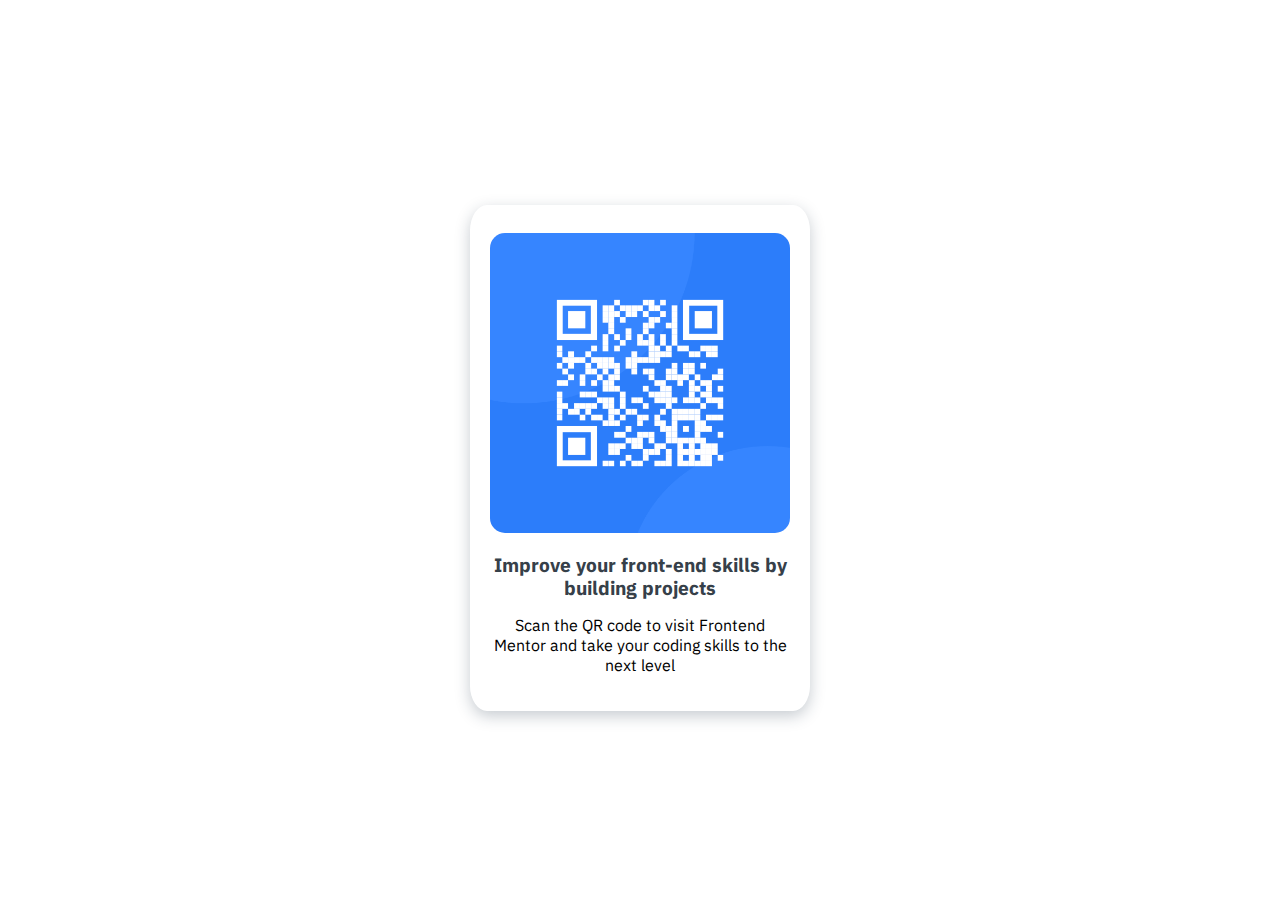
<file: 0-qr-code/index.html>
<!DOCTYPE html>
<html lang="en">
<head>
  <meta charset="UTF-8">
  <meta name="viewport" content="width=device-width, initial-scale=1.0"> 

  <link rel="icon" type="image/png" sizes="32x32" href="./images/favicon-32x32.png">
  <link rel="preconnect" href="https://fonts.googleapis.com">
  <link rel="preconnect" href="https://fonts.gstatic.com" crossorigin>
  <link href="https://fonts.googleapis.com/css2?family=Anuphan:wght@300;400;600;700&display=swap" rel="stylesheet">
  
  <title>Frontend Mentor | QR code component</title>

  <style>

    .card,
    .img-container {
       background: white;
       border-radius: 5%;
      }

    .card {
      padding: 1.25em;
      box-shadow: 0px 5px 15px hsla(210 40% 20% / 0.25);
    }

    .container { 
      max-width: 300px;
      margin-inline: 0.4em;
    }

    .card:hover,
    .card:focus {
      transform:scale(1.02);
    }

    h1, p { text-align: center;}
    h1 { 
      color: hsl(210, 15%, 25%); 
      line-height: 1.2;
      font-size: 1.2rem;
    }
    
    img { 
      max-width: 100%;
      border-radius: 5%;
      margin: 0.5em;
    }
    body {
      height: 100vh;
      font-family: "Anuphan", sans-serif;
    }
    .flex { display: flex;}
    .flex-x-center {justify-content: center;}
    .flex-y-center {align-items: center;}
</style>
</head>

<body class="wrapper flex flex-x-center flex-y-center">

  <main class="container card">
    <div class="img-container flex flex-x-center"><img src="images/image-qr-code.png" alt="qr code"></div>
    <h1>Improve your front-end skills by building projects</h1>
    <p class="attribution">Scan the QR code to visit Frontend Mentor and take your coding skills to the next level</p>
  </main>
</body>
</html>
</file>
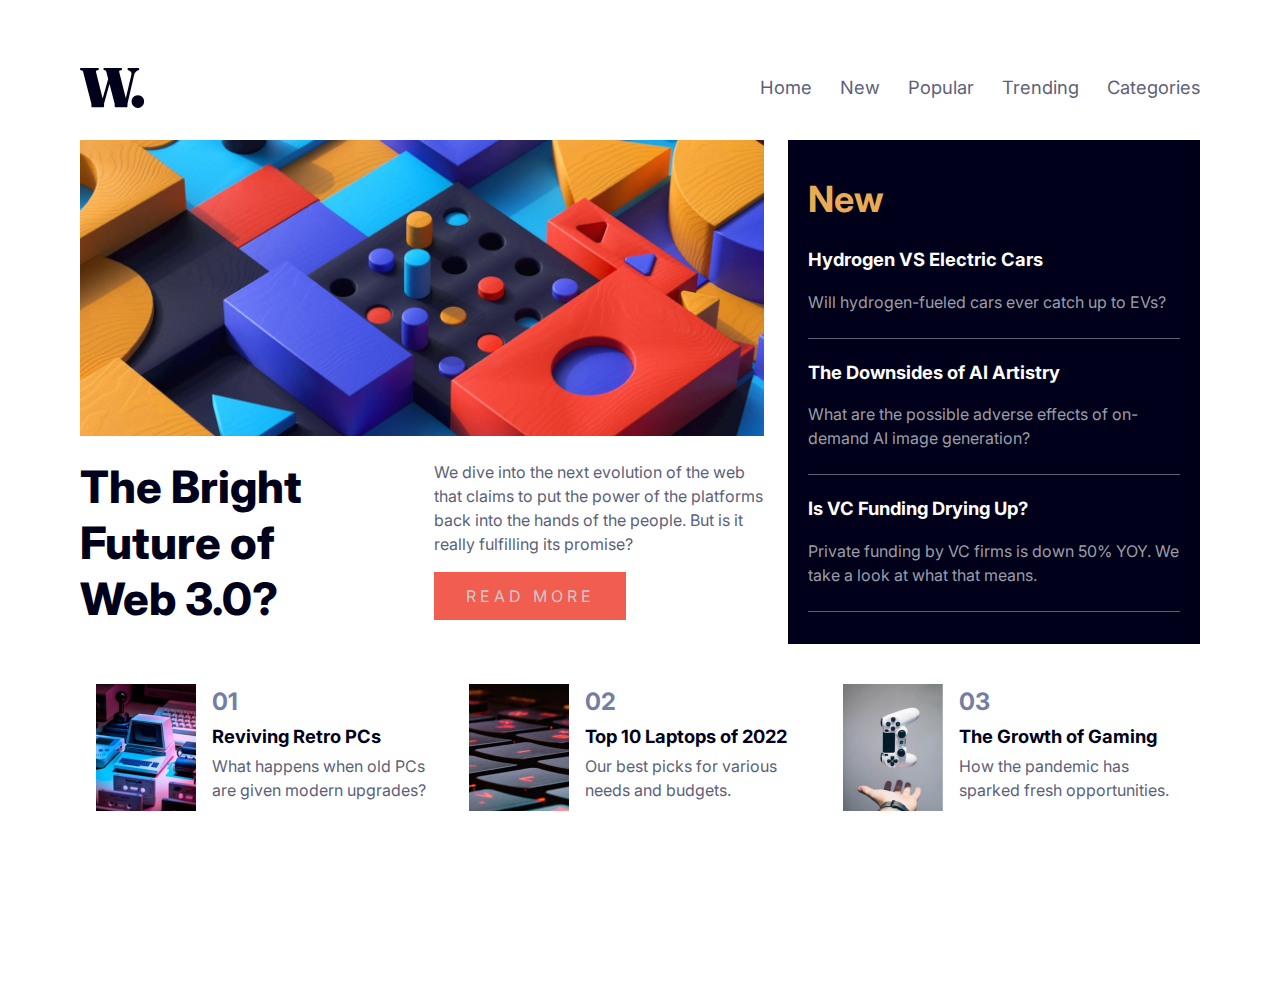
<file: 07-news-homepage/index.html>
<!DOCTYPE html>
<html lang="en">
<head>
  <meta charset="UTF-8">
  <meta name="viewport" content="width=device-width, initial-scale=1.0"> 

  <link rel="icon" type="image/png" sizes="32x32" href="./assets/images/favicon-32x32.png">
  <link rel="stylesheet" href="style.css">
  <script src="script.js" defer></script>

  <title>Frontend Mentor | News homepage</title>

  
</head>
<body >
<header class="header container flex justify-between">
  <h1 aria-label="W. Logo News Company"><img src="assets/images/logo.svg" alt="W. Logo"></h1>
  <button class="mobile-nav-toggle flex flex-col justify-center" aria-controls="primary-nav" data-open="false"><span class="block hamburger-bar"></span></button>
  <nav class="nav">
    <ul id="primary-nav" class="primary-nav flex flex-col" data-visible="false" aria-expanded="false">
      <li>Home</li>
      <li>New</li>
      <li>Popular</li>
      <li>Trending</li>
      <li>Categories</li>
    </ul>
  </nav>
</header>

<main class="main container grid">
  <article class="headline | grid section">
    <picture>
      <source srcset="assets/images/image-web-3-desktop.jpg" media="(min-width: 45rem)">
      <img src="assets/images/image-web-3-mobile.jpg" alt="Colored Blocks Overlayed On Top of Each Other">
    </picture>
    <h2 class="headline__title fs-900 fw-800 text-neutral-400 line-height-1">The Bright Future of Web 3.0?</h2>
    <div class="headline__content flex flex-col">
      <p>
        We dive into the next evolution of the web that claims to put the power of the platforms back into the hands of the people.
        But is it really fulfilling its promise?
      </p>
      <button class="bg-accent-red button-primary uppercase letter-spacing-1">Read more</button>
    </div>
  </article>
  
  <section class="new grid container section bg-neutral-400">
    <h2 class="text-accent-orange fw-700 fs-900">New</h2>
    <div class="card flex flex-col">
      <h3 class="fs-750 fw-700 text-neutral-100">Hydrogen VS Electric Cars</h3>
      <p class="text-neutral-200">Will hydrogen-fueled cars ever catch up to EVs?</p>
    </div>
    <div class="card flex flex-col">
      <h3 class="fs-750 fw-700 text-neutral-100">The Downsides of AI Artistry</h3>
      <p class="text-neutral-200">What are the possible adverse effects of on-demand AI image generation?</p>
    </div>
    <div class="card flex flex-col">
      <h3 class="fs-750 fw-700 text-neutral-100">Is VC Funding Drying Up?</h3>
      <p class="text-neutral-200">Private funding by VC firms is down 50% YOY. We take a look at what that means.</p>
    </div>
  </section>
  
  <section class="popular grid container section">
    <div class="popular__card flex">
      <div class="popular__img-box flex"><img src="assets/images/image-retro-pcs.jpg" alt=""></div>
      <div class="popular__text | flex flex-col">
        <p class="fs-800 text-neutral-250 fw-700">01</p>
        <h2 class="text-neutral-400 fw-700 fs-750">Reviving Retro PCs</h2>
        <p>What happens when old PCs are given modern upgrades?</p>
      </div>
    </div>
    <div class="popular__card flex">
      <div class="popular__img-box flex"><img src="assets/images/image-top-laptops.jpg" alt=""></div>
      <div class="popular__text | flex flex-col">
        <p class="fs-800 text-neutral-250 fw-700">02</p>
        <h2 class="text-neutral-400 fw-700 fs-750">Top 10 Laptops of 2022</h2>
        <p>Our best picks for various needs and budgets.</p>
      </div>
    </div>
    <div class="popular__card flex">
      <div class="popular__img-box flex"><img src="assets/images/image-gaming-growth.jpg" alt=""></div>
      <div class="popular__text | flex flex-col">
        <p class="fs-800 text-neutral-250 fw-700">03</p>
        <h2 class="text-neutral-400 fw-700 fs-750">The Growth of Gaming</h2>
        <p>How the pandemic has sparked fresh opportunities.</p>
      </div>
    </div>
  </section>

</main>  
</body>
</html>
</file>
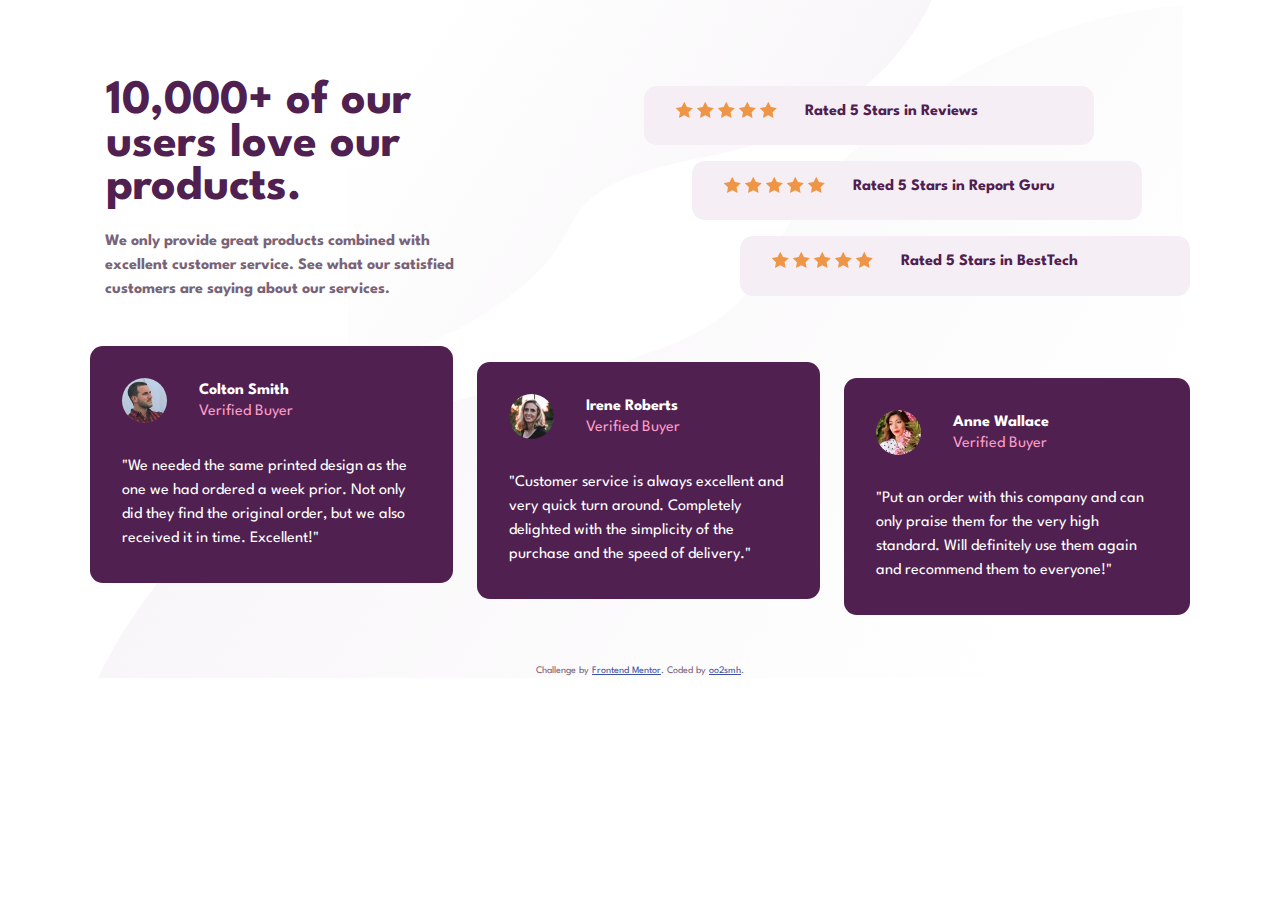
<file: 08-social-proof-section/index.html>
<!DOCTYPE html>
<html lang="en">
  <head>
    <meta charset="UTF-8" />
    <meta name="viewport" content="width=device-width, initial-scale=1.0" />
    <!-- displays site properly based on user's device -->
    <link rel="preconnect" href="https://fonts.googleapis.com">
    <link rel="preconnect" href="https://fonts.gstatic.com" crossorigin>
    <link href="https://fonts.googleapis.com/css2?family=League+Spartan:wght@400;500;700&display=swap" rel="stylesheet">
    <link
      rel="icon"
      type="image/png"
      sizes="32x32"
      href="./images/favicon-32x32.png"
    />
    <link rel="stylesheet" href="index.css">
    <title>Frontend Mentor | Social proof section</title>

    <style>
      .attribution {
        font-size: 10px;
        text-align: center;
      }
      .attribution a {
        color: hsl(228, 45%, 44%);
      }
    </style>
  </head>
<body>
<main class="main | container grid">
    <div class="headline | grid justify-center">
      <h1 class="text-primary-dark fs-900 fw-700">10,000+ of our users love our products.</h1>
      <p class="headline__content fw-700">
        We only provide great products combined with excellent customer service.
        See what our satisfied customers are saying about our services.
      </p>
    </div>
    
    <div class="ratings | flex align-center flex-col justify-center">
      <div class="rating-box | grid bg-neutral-200">
        <div>
          <img src="images/icon-star.svg" alt="rating stars">
          <img src="images/icon-star.svg" alt="rating stars">
          <img src="images/icon-star.svg" alt="rating stars">
          <img src="images/icon-star.svg" alt="rating stars">
          <img src="images/icon-star.svg" alt="rating stars">
        </div>
        <p class="text-primary-dark fw-700">Rated 5 Stars in Reviews</p>
      </div>
      
      <div class="grid rating-box bg-neutral-200">
        <div>
          <img src="images/icon-star.svg" alt="rating stars">
          <img src="images/icon-star.svg" alt="rating stars">
          <img src="images/icon-star.svg" alt="rating stars">
          <img src="images/icon-star.svg" alt="rating stars">
          <img src="images/icon-star.svg" alt="rating stars">
        </div>
        <p class="text-primary-dark fw-700">Rated 5 Stars in Report Guru</p>
      </div>

      <div class="grid rating-box bg-neutral-200">
        <div>
          <img src="images/icon-star.svg" alt="rating stars">
          <img src="images/icon-star.svg" alt="rating stars">
          <img src="images/icon-star.svg" alt="rating stars">
          <img src="images/icon-star.svg" alt="rating stars">
          <img src="images/icon-star.svg" alt="rating stars">
        </div>
        <p class="text-primary-dark fw-700">Rated 5 Stars in BestTech</p>
      </div>
    </div>
    
  
  <div class="testimonial | flex align-center text-white">

    <div class="card-testimonial | grid bg-primary-dark">
      <div class="profile | flex">
        <img class="profile-img" src="images/image-colton.jpg" alt="Colton Smith Profile picture">
        <div class="profile__text">
          <p class="fw-700">Colton Smith</p>
          <p class="text-primary-light">Verified Buyer</p>
        </div>
      </div>
      <p>
        "We needed the same printed design as the one we had ordered a week prior.
        Not only did they find the original order, but we also received it in time.
        Excellent!"
      </p>
    </div>
            
      <div class="card-testimonial | grid bg-primary-dark text-white">
        <div class="profile | flex">
          <img class="profile-img" src="images/image-irene.jpg" alt="Irene Roberts Profile Picture">
          <div class="profile__text">
            <p class="fw-700">Irene Roberts</p>
            <p class="text-primary-light">Verified Buyer</p>
          </div>
        </div>
        <p>
          "Customer service is always excellent and very quick turn around. Completely delighted with the simplicity of the purchase and the speed of delivery."
        </p>
      </div>
      
    <div class="card-testimonial | grid bg-primary-dark text-white">
      <div class="profile | flex">
        <img class="profile-img" src="images/image-anne.jpg" alt="Anne Wallace Profile Picture">
        <div class="profile__text">
          <p class="fw-700">Anne Wallace</p>
          <p class="text-primary-light">Verified Buyer</p>
        </div>
      </div>
      <p>
        "Put an order with this company and can only praise them for the very high
        standard. Will definitely use them again and recommend them to everyone!"
      </p>
    </div>

  </div>

</main>

    <div class="attribution">
      Challenge by
      <a href="https://www.frontendmentor.io?ref=challenge" target="_blank"
        >Frontend Mentor</a>. Coded by <a href="https://github.com/oo2smh">oo2smh</a>.
    </div>
  </body>
</html>
</file>
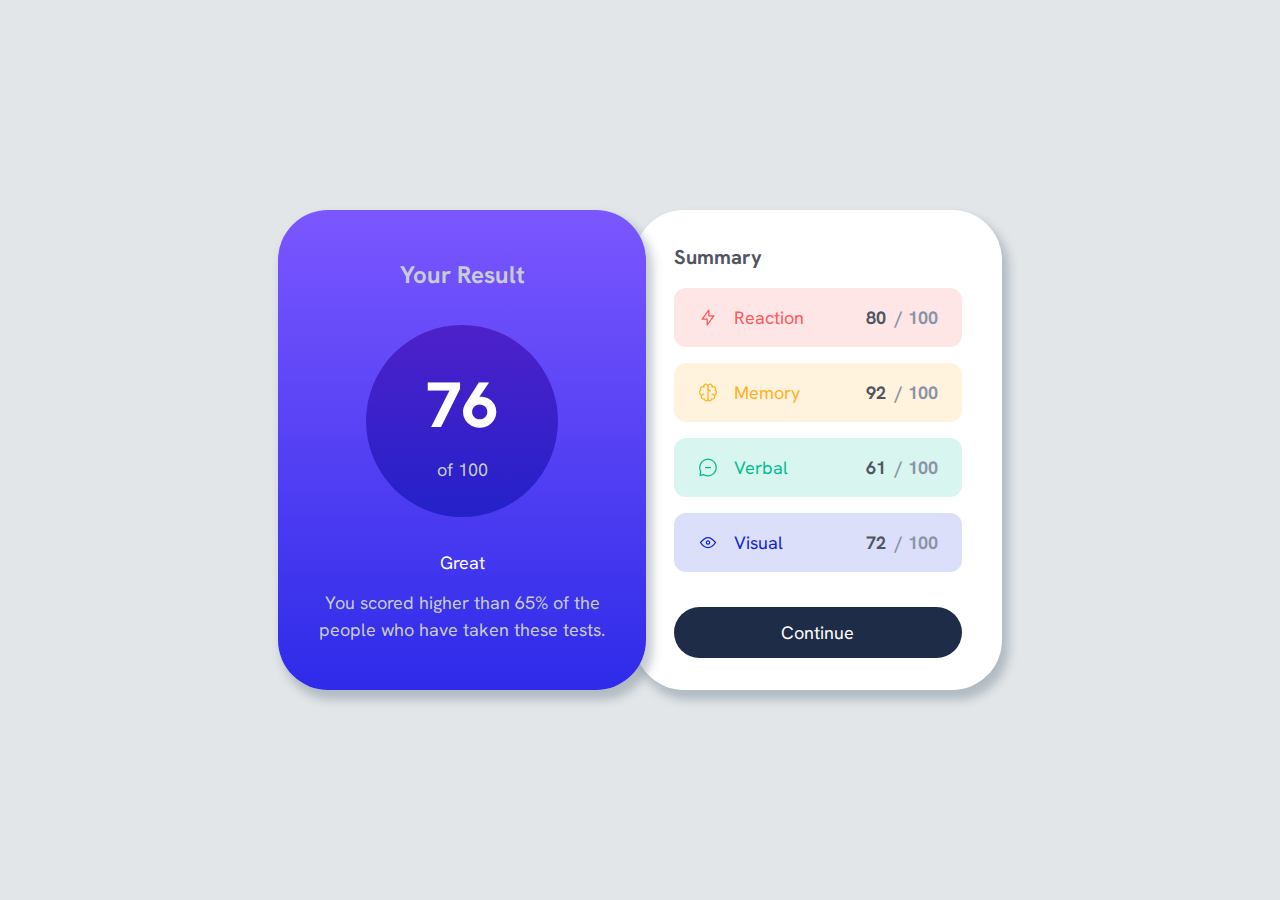
<file: 1-results-summary-component/index.html>
<!DOCTYPE html>
<html lang="en">
<head>
  <meta charset="UTF-8">
  <meta name="viewport" content="width=device-width, initial-scale=1.0"> 
  <link rel="stylesheet" href="style.css">
  <link rel="icon" type="image/png" sizes="32x32" href="./assets/images/favicon-32x32.png">
  <link rel="preconnect" href="https://fonts.googleapis.com">
  <link rel="preconnect" href="https://fonts.gstatic.com" crossorigin>
  <link href="https://fonts.googleapis.com/css2?family=Hanken+Grotesk:wght@500;700;800&display=swap" rel="stylesheet">

  <title>Frontend Mentor | Results summary component</title>
  </style>
</head>
<body>
<main class="main container flex">
  
  <div class="results-box | flow info-box flex flex-dir-col bg-gradient-1 text-center">
    <h1 class="text-neutral-300 fw-700 fs-500">Your Result</h1>
    <p class="total-ranking | bg-gradient-2 text-neutral-300"><span class="fs-800 fw-800 text-neutral-100">76</span>of 100</p>
    <div>
      <h2 class="fs-700 padding-bottom--small">Great</h2>
      <p class="text-neutral-300">You scored higher than 65% of the people who have taken these tests.</p>
    </div>
  </div>

  <div class="summary-box | bg-neutral-100 info-box flex flex-dir-col">
    <h1 class="text-neutral-400 fs-400 fw-700">Summary</h1>
    <div class="info-box--small | flex bg-accent-red">
      <div class="flex">
        <img src="assets/images/icon-reaction.svg" alt="Icon Lightning Bolt">
        <h2 class="text-accent-red">Reaction</h2>
      </div>
      <p class="text-neutral-400 fw-700">80 <span class="margin-left--small text-neutral-350"> / 100</span></p>
    </div>
    <div class="info-box--small | flex bg-accent-yellow">
      <div class="flex">
        <img src="assets/images/icon-memory.svg" alt="Icon Brain">
        <h2 class="text-accent-yellow">Memory</h2>
      </div>
      <p class="text-neutral-400 fw-700">92 <span class="margin-left--small text-neutral-350">/ 100</span></p>
    </div>
    <div class="info-box--small | flex bg-accent-green">
      <div class="flex">
        <img src="assets/images/icon-verbal.svg" alt="Icon Bubble Message">
        <h2 class="text-accent-green">Verbal</h2>
      </div>
      <p class="text-neutral-400 fw-700">61 <span class="margin-left--small text-neutral-350">/ 100</span></p>
    </div>
    <div class="info-box--small | flex bg-accent-blue">
      <div class="flex">
        <img src="assets/images/icon-visual.svg" alt="Icon Eye">
        <h2 class="text-accent-blue">Visual</h2>
      </div>
      <p class="text-neutral-400 fw-700">72 <span class="margin-left--small text-neutral-350">/ 100</span></p>
    </div>

    <button class="button--primary">Continue</button>
</main>
</body>
</html>
</file>
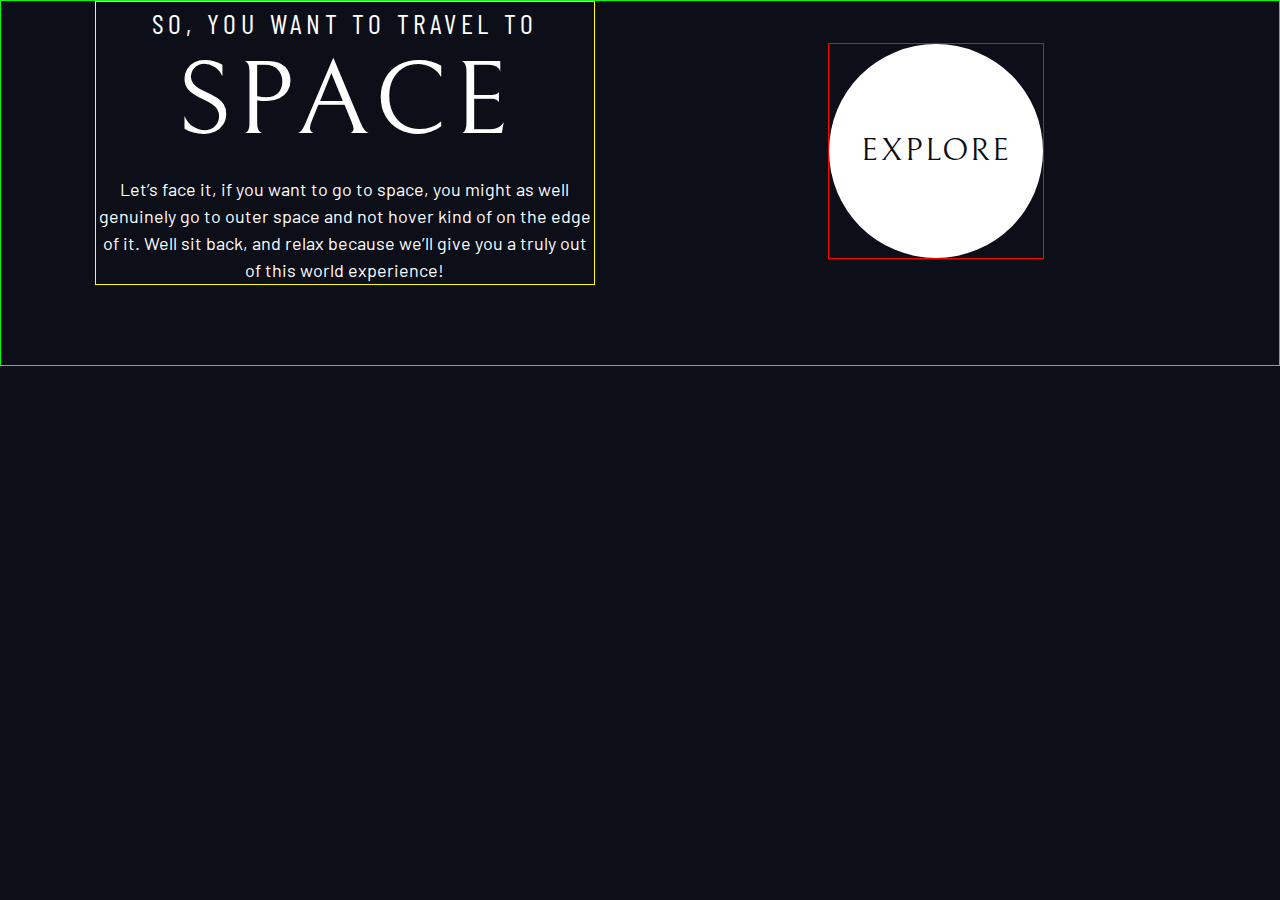
<file: 16-space-website/index.html>
<!DOCTYPE html>
<html lang="en">
<head>
  <meta charset="UTF-8">
  <meta name="viewport" content="width=device-width, initial-scale=1">

  <link rel="icon" type="image/png" sizes="32x32" href="./assets/favicon-32x32.png">

  <link rel="preconnect" href="https://fonts.googleapis.com">
  <link rel="preconnect" href="https://fonts.gstatic.com" crossorigin>
  <link href="https://fonts.googleapis.com/css2?family=Barlow+Condensed:wght@400;500;700&family=Barlow:wght@400;700&family=Bellefair&display=swap" rel="stylesheet">
  <link rel="stylesheet" href="style.css">
  
  <title>Frontend Mentor | Space tourism website</title>
</head>
<body class="pg-home">
<!-- <header>
  <div>
    <img src="assets/shared/logo.svg" alt="space logo">
  </div>
  <nav>
    <menu class="primary-navigation | flex">
      <li><a href="home.html" class="ff-sans-cond uppercase fs-300 text-white letter-spacing-2"><span>00</span>Home</a></li>
      <li><a href="destination.html" class="ff-sans-cond uppercase fs-300 text-white letter-spacing-2"><span>01</span>Destination</a></li>
      <li><a href="crew.html" class="ff-sans-cond uppercase fs-300 text-white letter-spacing-2"><span>02</span>Crew</a></li>
      <li><a href="technology.html" class="ff-sans-cond uppercase fs-300 text-white letter-spacing-2"><span>03</span>Technology</a></li>
    </menu>
  </nav>
</header> -->
<main class="grid-container flow grid-container--home">
  <div class="flow">
    <h1 class="letter-spacing-3 ff-sans-cond uppercase fs-500">So, you want to travel to<span class="d-block fs-900 ff-serif">Space</span></h1>
    <p>Let’s face it, if you want to go to space, you might as well genuinely go to
      outer space and not hover kind of on the edge of it. Well sit back, and relax
      because we’ll give you a truly out of this world experience!</p>
  </div>
    <div>
      <a href="#" class="large-button | uppercase bg-light text-dark letter-spacing-1 ff-serif fs-600">Explore</a>
    </div>
</main>
  
</body>
</html>
</file>
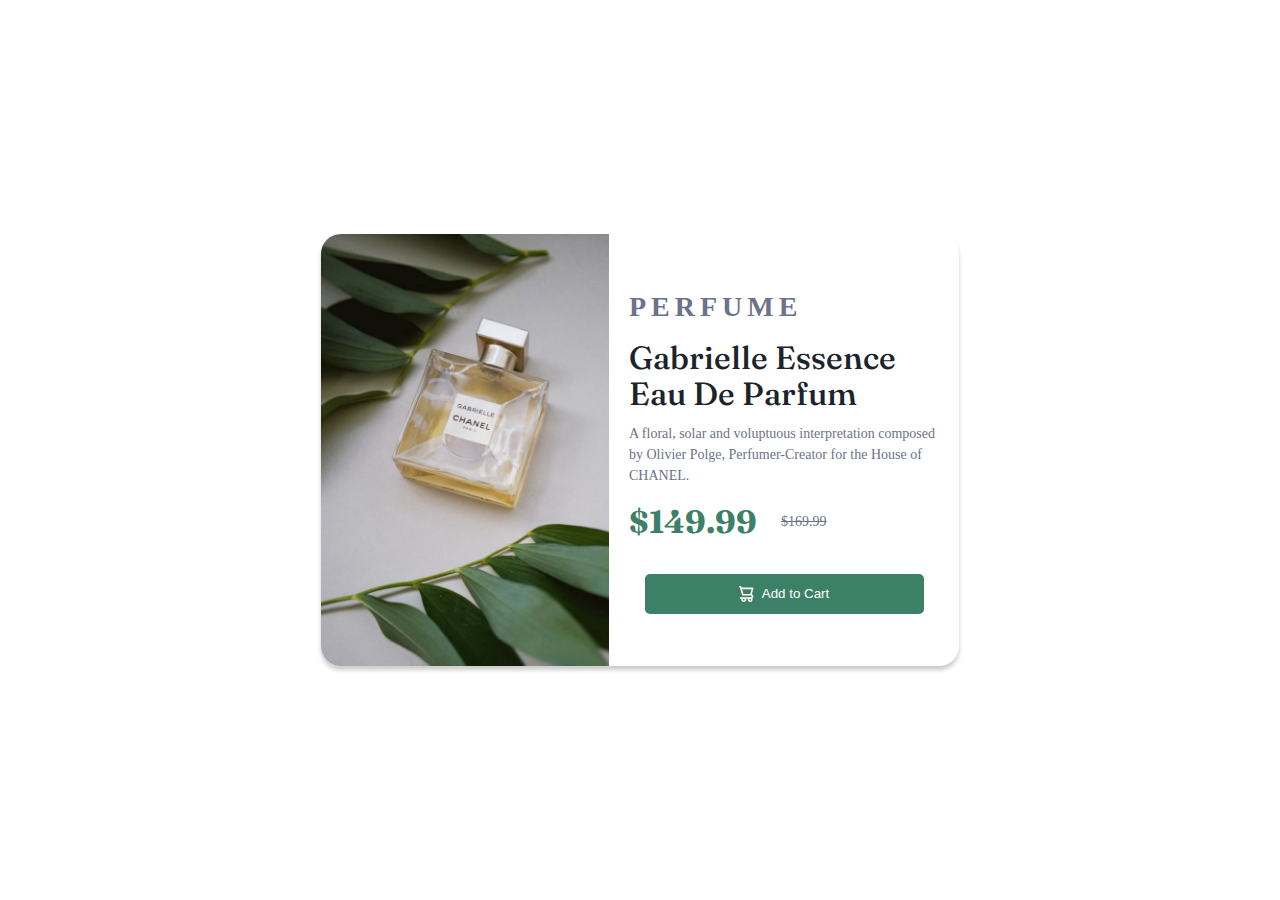
<file: 2-product-preview-card/index.html>
<!DOCTYPE html>
<html lang="en">
<head>
  <meta charset="UTF-8">
  <meta name="viewport" content="width=device-width, initial-scale=1.0"> <!-- displays site properly based on user's device -->

  <link rel="icon" type="image/png" sizes="32x32" href="./images/favicon-32x32.png">
  
  <title>Frontend Mentor | Product preview card component</title>
  <link rel="stylesheet" href="style.css">
  <link rel="preconnect" href="https://fonts.googleapis.com">
  <link rel="preconnect" href="https://fonts.gstatic.com" crossorigin>
  <link href="https://fonts.googleapis.com/css2?family=Fraunces:wght@700&family=Montserrat:wght@500;700&display=swap" rel="stylesheet">
</head>
<body>

<main class="container main flex">

  <article class="article flex">
    <picture class="article__img">
      <source srcset="images/image-product-desktop.jpg" media="(min-width: 600px)">
      <img alt="Chanel Perfume on Table" src="./images/image-product-mobile.jpg">

    </picture>

    <div class="article__text flex">
      <h1 class="uppercase letterspacing-1">Perfume</h1>
      <p class="ff-serif line-height-1 fw-500 text-neutral-800 fs-500">Gabrielle Essence Eau De Parfum</p>
      <p>
        A floral, solar and voluptuous interpretation composed by Olivier Polge,
        Perfumer-Creator for the House of CHANEL.
      </p>
      <div class="price-box flex">
        <p class="fs-500 fw-700 ff-serif text-primary-dark">$149.99</p>
        <s>$169.99</s>
      </div>
      <button class="btn--primary flex bg-primary-dark">
        <img src="./images/icon-cart.svg" alt="shopping cart icon">
        Add to Cart
      </button>
    </div>
  </article>

</main>

</body>
</html>
</file>
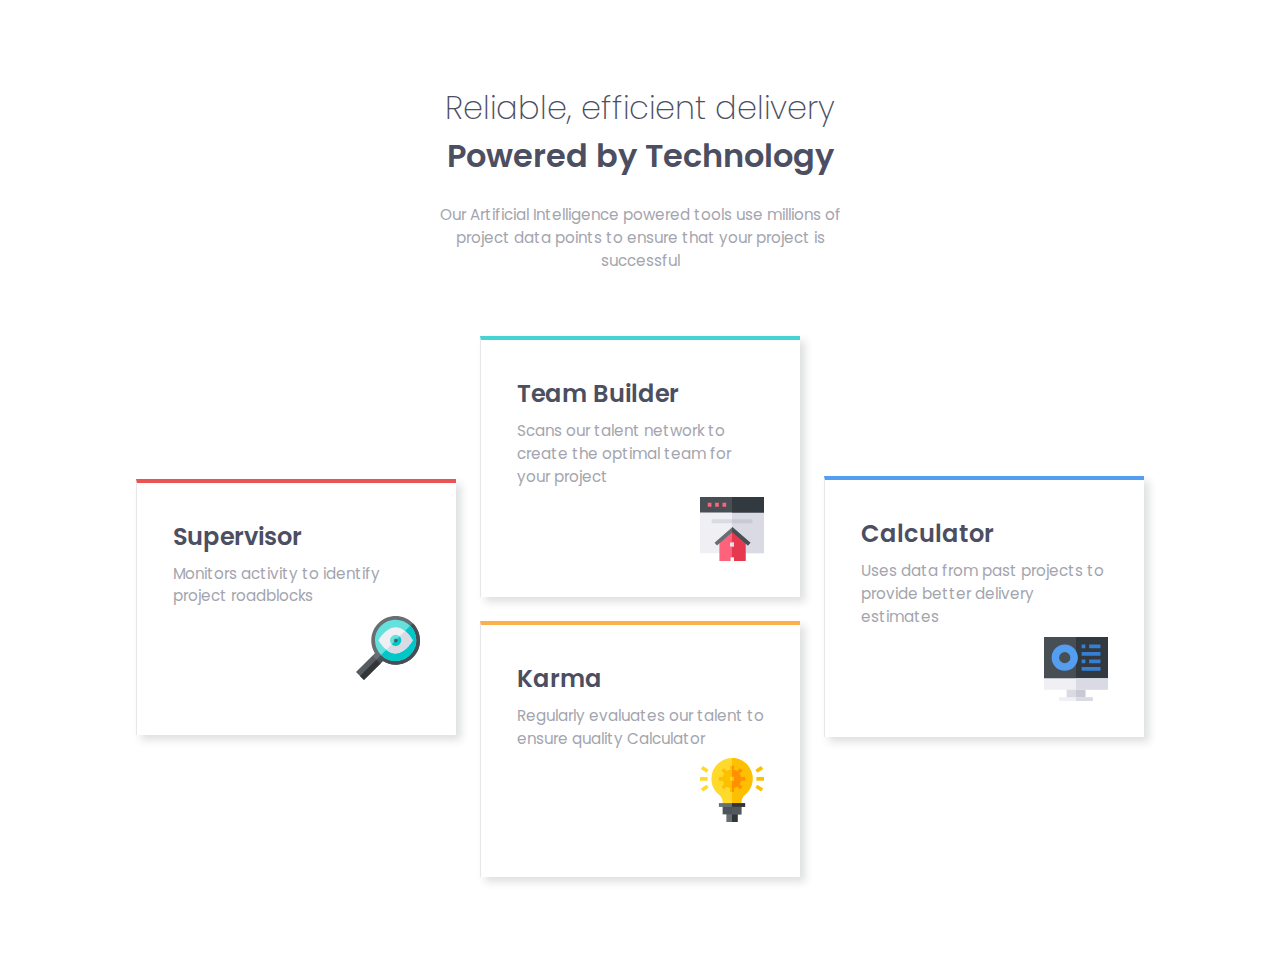
<file: 3-four-cards-challenge/index.html>
<!DOCTYPE html>
<html lang="en">
<head>
  <meta charset="UTF-8">
  <meta name="viewport" content="width=device-width, initial-scale=1.0"> 
  <link rel="icon" type="image/png" sizes="32x32" href="./images/favicon-32x32.png">
  
  <title>Frontend Mentor | Four card feature section</title>
  <link rel="stylesheet" href="style.css">
  <link rel="preconnect" href="https://fonts.googleapis.com">
  <link rel="preconnect" href="https://fonts.gstatic.com" crossorigin>
  <link href="https://fonts.googleapis.com/css2?family=Poppins:wght@200;400;600&display=swap" rel="stylesheet">
</head>
<body>
  
<main class="container flex flex-y-dir">
  <header class="section text-center flow">
    <h1 class="fs-700 fw-200 text-neutral-800">
      Reliable, efficient delivery
      <strong class="d-block fw-600">Powered by Technology</strong>
    </h1>
    <p class="flex container-text">
      Our Artificial Intelligence powered tools use millions of project data points
      to ensure that your project is successful
    </p>
  </header>
  <section class="flex section section--card">
    <div class="card flow">
      <h2 class="fs-500 fw-600 text-neutral-800">Supervisor</h2>
      <p>Monitors activity to identify project roadblocks</p>
      <picture class="card__img-box flex">
        <img src="./images/icon-supervisor.svg" alt="magnifying glasses">
      </picture>
    </div>
    <div class="card flow">
      <h2 class="fs-500 fw-600 text-neutral-800">Team Builder</h2>
      <p>Scans our talent network to create the optimal team for your project</p>
      <picture class="card__img-box flex">
        <img src="./images/icon-team-builder.svg" alt="magnifying glasses">
      </picture>
    </div>
    <div class="card flow">
      <h2 class="fs-500 fw-600 text-neutral-800">Karma</h2>
      <p>Regularly evaluates our talent to ensure quality
        Calculator</p>
      <picture class="card__img-box flex">
        <img src="./images/icon-karma.svg" alt="light bulb">
      </picture>
    </div>
    <div class="card flow">
      <h2 class="fs-500 fw-600 text-neutral-800">Calculator</h2>
      <p>Uses data from past projects to provide better delivery estimates</p>
      <picture class="card__img-box flex">
        <img src="./images/icon-calculator.svg" alt="computer with graph">
      </picture>
    </div>
  </section>

</main>

</body>
</html>
</file>
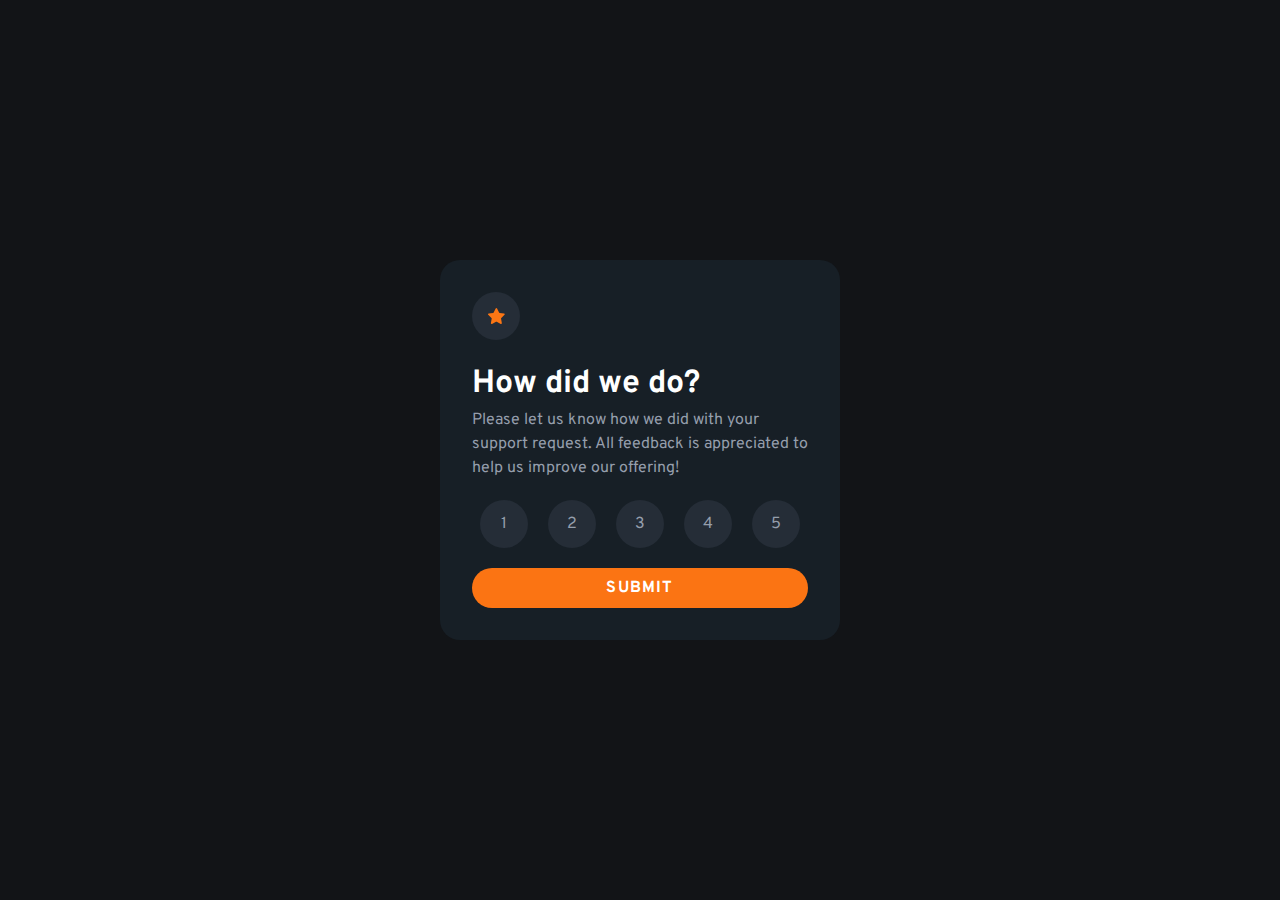
<file: 4-interactive-rating-component-main/index.html>
<!DOCTYPE html>
<html lang="en">
<head>
  <meta charset="UTF-8">
  <meta name="viewport" content="width=device-width, initial-scale=1.0"> <!-- displays site properly based on user's device -->

  <link rel="icon" type="image/png" sizes="32x32" href="./images/favicon-32x32.png">
  <link rel="stylesheet" href="style.css">
  <script src="script.js" defer></script>
  
  <title>Frontend Mentor | Interactive rating component</title>
</head>
<body>
  <main class="flex items-center">
    <!-- Rating state start -->
    <aside class="rating | flow container items-center" data-visible="true">
      <div class="icon-box | round-border flex items-center justify-center"><img src="images/icon-star.svg" alt="icon star"></div>
      <div class="rating__text">
        <h1 class="text-neutral-100 fs-800 fw-700">How did we do?</h1>
        <p>
          Please let us know how we did with your support request. All feedback is appreciated
          to help us improve our offering!
        </p>
      </div>
      <form action="#">
        <ul class="rating-scale flex justify-center">
          <li><button class="round-border">1</button></li>
          <li><button class="round-border">2</button></li>
          <li><button class="round-border">3</button></li>
          <li><button class="round-border">4</button></li>
          <li><button class="round-border">5</button></li>
        </ul>
      </form>
      <button class="btn-submit | uppercase">Submit</button>
    </aside>
    <!-- Rating state end -->
    <!-- Thank you state start -->
    <aside class="confirmation | flow text-center container" data-visible='false'>
      <div class="flex justify-center"><img src="images/illustration-thank-you.svg" alt="atm machine with receipts"></div>
      <p class="selection-box | text-primary-light bg-neutral-400 text-center">You selected <span class="user-rating"></span> out of 5</p>
    <div class="confirmation__text">
        <h1 class="text-neutral-100 fs-800 fw-700">Thank you!</h1>
        <p>
          We appreciate you taking the time to give a rating. If you ever need more support,
          don’t hesitate to get in touch!
        </p>
    </div>
    </aside>
  </main>

</body>
</html>
</file>
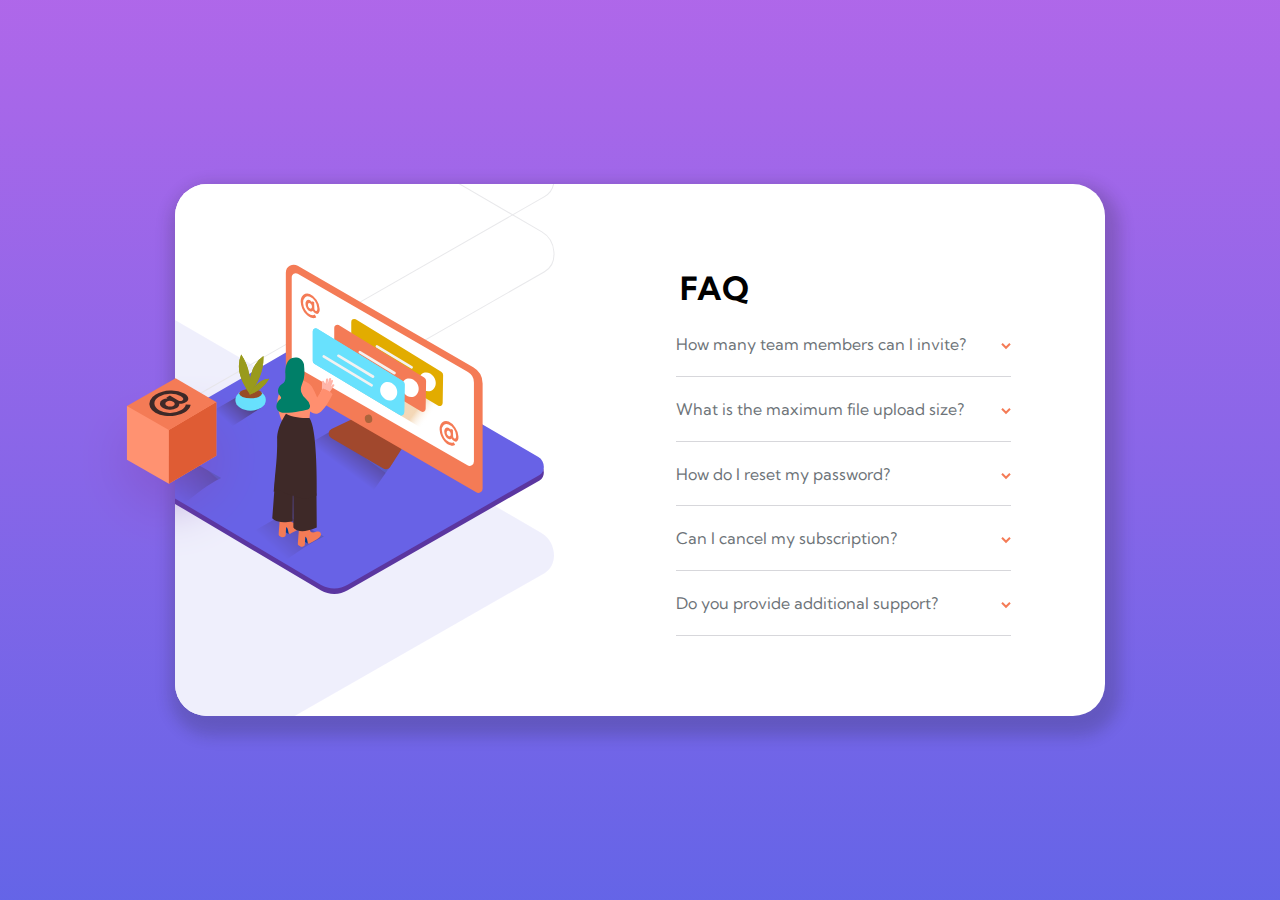
<file: 5-accordion-card-main/index.html>
<!DOCTYPE html>
<html lang="en">
<head>
  <meta charset="UTF-8">
  <meta name="viewport" content="width=device-width, initial-scale=1.0"> 
  <link rel="preconnect" href="https://fonts.googleapis.com">
  <link rel="preconnect" href="https://fonts.gstatic.com" crossorigin>
  <link href="https://fonts.googleapis.com/css2?family=Kumbh+Sans:wght@400;700&display=swap" rel="stylesheet">
  <link rel="icon" type="image/png" sizes="32x32" href="./images/favicon-32x32.png">
  <link rel="stylesheet" href="styles.css">
  
  <title>Frontend Mentor | FAQ Accordion Card</title>

</head>
<body class="flex justify-center align-center">
  <main class="container grid">
        <div class="img-box">
          <picture class="picture">
            <source srcset="images/illustration-woman-online-desktop.svg" media="(min-width: 1024px)">
            <img src="images/illustration-woman-online-mobile.svg" alt="woman looking at big monitor">
          </picture>
        </div>
      </div>
    <article class="faq-box">
      <h1 class="faq-header text-black text-center fw-700 fs-900">FAQ</h1>
      <details>
        <summary class="flex justify-between" class="flex justify-between">
          <h2>How many team members can I invite?</h2>
          <img src="images/icon-arrow-down.svg" alt="icon-arrow-down">
        </summary>
        <p>
          You can invite up to 2 additional users on the Free plan. There is no limit on
          team members for the Premium plan.
        </p>
      </details>
      <details>
        <summary class="flex justify-between">
          <h2>What is the maximum file upload size?</h2>
          <img src="images/icon-arrow-down.svg" alt="icon-arrow-down">
        </summary>
        <p>No more than 2GB. All files in your account must fit your allotted storage space.</p>
      </details>
      <details>
        <summary class="flex justify-between">
          <h2>How do I reset my password?</h2>
          <img src="images/icon-arrow-down.svg" alt="icon-arrow-down">
        </summary>
        <p>
          Click “Forgot password” from the login page or “Change password” from your profile page.
          A reset link will be emailed to you.
        </p>
      </details>
      <details>
        <summary class="flex justify-between">
          <h2>Can I cancel my subscription?</h2>
          <img src="images/icon-arrow-down.svg" alt="icon-arrow-down">
        </summary>
        <p>Yes! Send us a message and we’ll process your request no questions asked.</p>
      </details>
      <details>
        <summary class="flex justify-between">
          <h2>Do you provide additional support?</h2>
          <img src="images/icon-arrow-down.svg" alt="icon-arrow-down">
        </summary>
        <p>Chat and email support is available 24/7. Phone lines are open during normal business hours.</p>
      </details>
    </article>
  
</main>
</body>
</html>
</file>
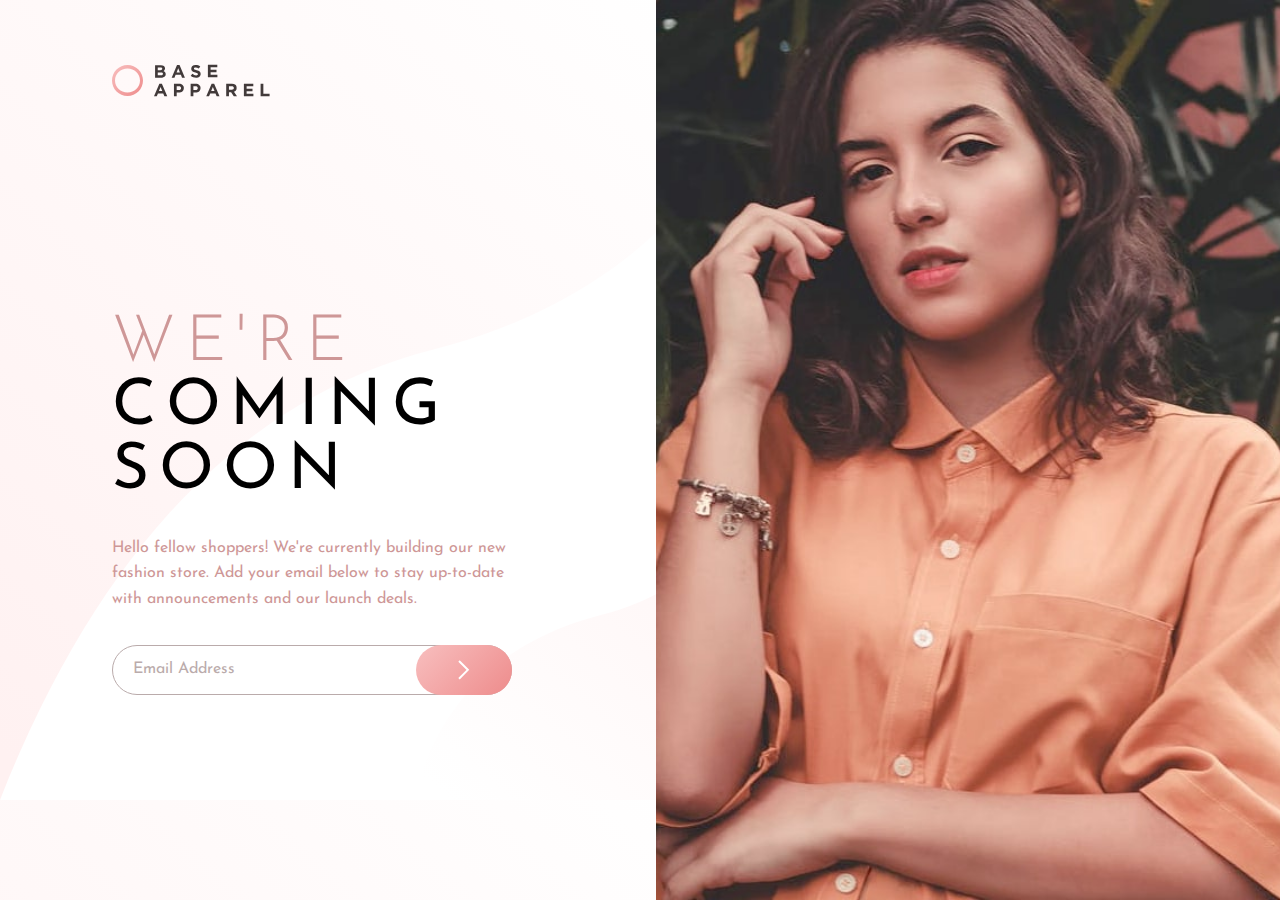
<file: 6-base-apparel/index.html>
<!DOCTYPE html>
<html lang="en">
<head>
  <meta charset="UTF-8">
  <meta name="viewport" content="width=device-width, initial-scale=1.0"> 

  <link rel="icon" type="image/png" sizes="32x32" href="./images/favicon-32x32.png">
  <link rel="stylesheet" href="styles.css">
  <title>Frontend Mentor | Base Apparel coming soon page</title>
  <script src="index.js" defer></script>
</head>
<body class="grid-lg grid">

  <header class="header"><img src="images/logo.svg" alt="Base Apparel Logo"></header>

  <picture class="picture flex flex-col gap-0">
    <source srcset="images/hero-desktop.jpg" media="(min-width: 550px)">
    <img src="images/hero-mobile.jpg" alt="woman rocking an orange shirt in a photoshoot">
  </picture>

  <div class="hero grid justify-center container-lg text-center">
      <h1 class="fs-900 fw-400 uppercase letter-spacing-1"><span class="text-primary-brown fw-300 d-block">We're</span> coming <br> soon</h1>
      <p class="mx-40 text-primary-brown">
        Hello fellow shoppers! We're currently building our new fashion store.
        Add your email below to stay up-to-date with announcements and our launch deals.
      </p>
      
    <form class="form" action="#">
      <div class="form-control">
        <input pattern="[a-zA-B0-9._-+]+@[a-zA-B0-9-]+\." name="email" id="email" class="input--email" type="email" placeholder="Email Address">
        </input>
        <img class="icon-error hidden" src="images/icon-error.svg" alt="error-icon">
        <button class="btn--submit | grid place-center"><img src="images/icon-arrow.svg" alt="icon-arrow"></button>
        <small class="error-message hidden">Error. Please try again!</small>
      </div>
    </form>
  </div>

</body>
</html>
</file>
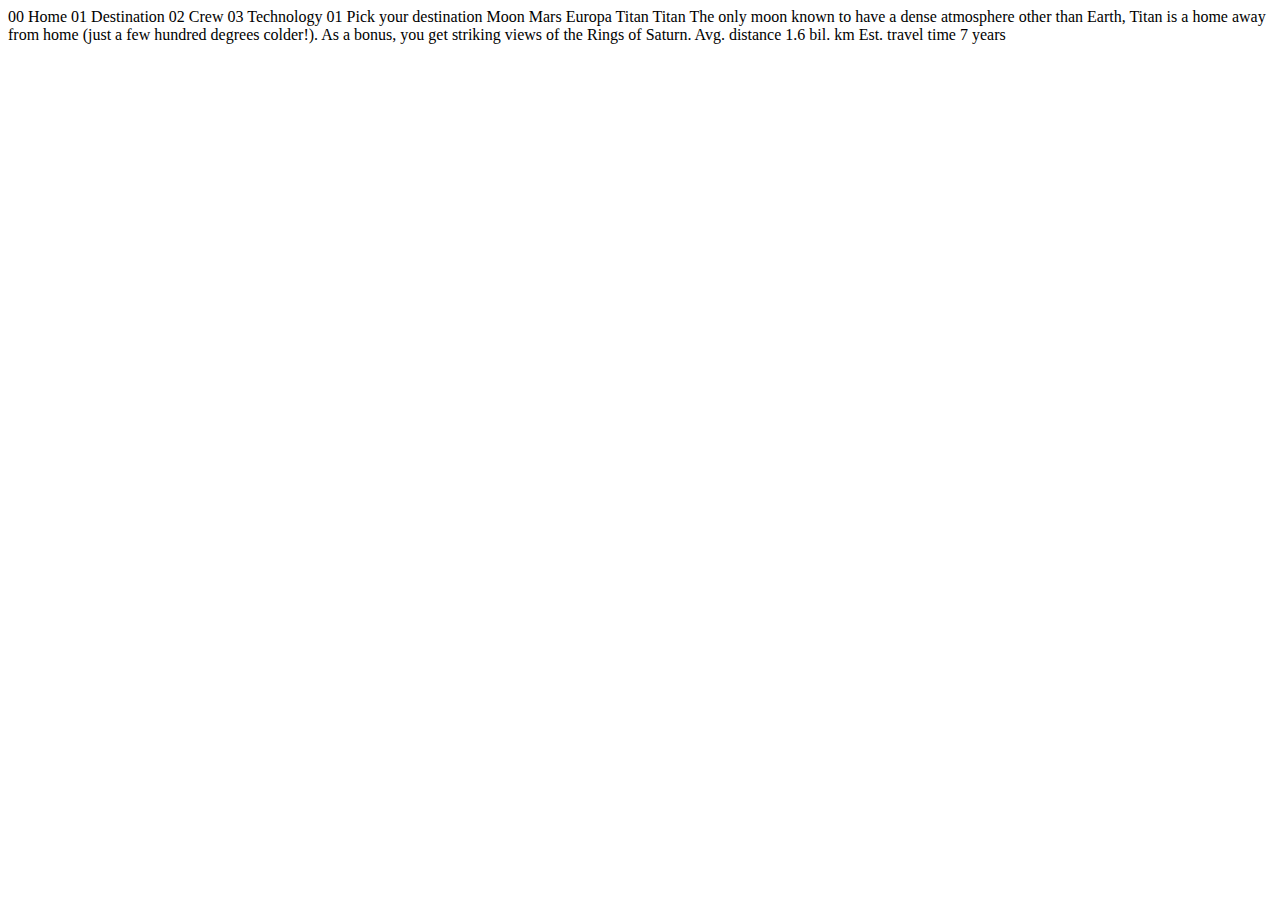
<file: 16-space-website/destination.html>
<!DOCTYPE html>
<html lang="en">
<head>
  <meta charset="UTF-8">
  <meta name="viewport" content="width=device-width, initial-scale=1.0">

  <link rel="icon" type="image/png" sizes="32x32" href="./assets/favicon-32x32.png">
  
  <title>Frontend Mentor | Space tourism website</title>
</head>
<body>

  00 Home
  01 Destination
  02 Crew
  03 Technology

  01 Pick your destination

  Moon
  Mars
  Europa
  Titan

  Titan

  The only moon known to have a dense atmosphere other than Earth, Titan 
  is a home away from home (just a few hundred degrees colder!). As a 
  bonus, you get striking views of the Rings of Saturn.

  Avg. distance
  1.6 bil. km

  Est. travel time
  7 years
</body>
</html>
</file>
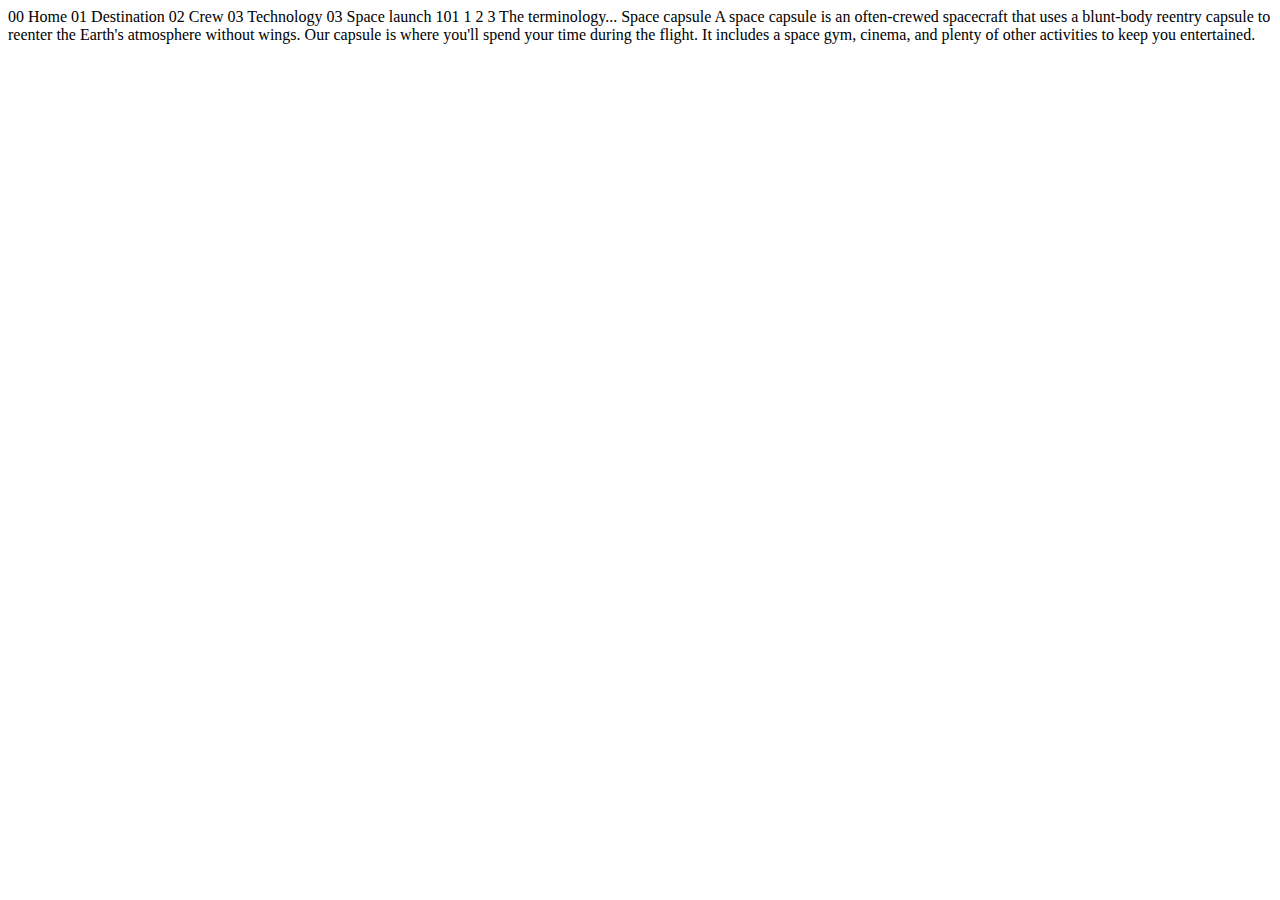
<file: 16-space-website/technology.html>
<!DOCTYPE html>
<html lang="en">
<head>
  <meta charset="UTF-8">
  <meta name="viewport" content="width=device-width, initial-scale=1.0">

  <link rel="icon" type="image/png" sizes="32x32" href="./assets/favicon-32x32.png">
  
  <title>Frontend Mentor | Space tourism website</title>
</head>
<body>

  00 Home
  01 Destination
  02 Crew
  03 Technology

  03 Space launch 101

  1
  2
  3

  The terminology...
  Space capsule

  A space capsule is an often-crewed spacecraft that uses a blunt-body reentry 
  capsule to reenter the Earth's atmosphere without wings. Our capsule is where 
  you'll spend your time during the flight. It includes a space gym, cinema, 
  and plenty of other activities to keep you entertained.
</body>
</html>
</file>
<file: 07-news-homepage/style.css>
@import url('https://fonts.googleapis.com/css2?family=Inter:wght@400;700;800&display=swap');

/* || CUSTOM PROPERTIES */
:root {
  --clr-primary-red: 5 85% 63%;
  --clr-primary-orange: 35 77% 62%;
  --clr-neutral-100: 36 100% 99%;
  --clr-neutral-200: 223 8% 79%;
  --clr-neutral-250: 230 20% 55%;
  --clr-neutral-300: 236 13% 42%;
  --clr-neutral-400: 240 100% 5%


}


/* || RESET */
*,*::before,*::after { box-sizing: border-box; }

* {
  margin: 0;
  padding: 0;
  font: inherit;
}



html:focus-within { scroll-behavior: smooth; }

img, picture, svg {
  display: block;
  max-width: 100%;
}

@media(prefers-reduced-motion:reduced) {
  html:focus-within {
    scroll-behavior: auto;
  }

  *,*::before,*::after {
    animation-duration: 0.01ms !important;
    animation-iteration-count: 1 !important;
    transition-duration: 0.01ms !important;
    scroll-behavior: auto !important;
  }

}

/* || BASE */
body {
  text-rendering: optimizeSpeed;
  min-height: 100vh;
  line-height: 1.5;
  font-family: "Inter", sans-serif;
  font-size: 1rem;
  color: hsl(var(--clr-neutral-300));
  overflow-x: hidden;
  margin-bottom: 2rem;
}

ul { list-style: none; }

li { 
  font-size: 1.5rem; 
  color: hsl( var(--clr-neutral-400));
}

button { border: none; }

img, svg, picture {
  max-width: 100%;
  display: block;
}

/* || UTILITIES */

  /* -- layout */
.flex {
  display: flex;
  gap: var(--flex-gap, 1rem);
}

.flex-col { flex-direction: column; }

.block { display: block;}

.grid {
  display: grid;
  gap: var(--grid-gap, 3.25rem);;
}

.container {
  padding: var(--cont-padding, 1rem);
  max-width: 72rem;
  margin-inline: auto;
}
    /* item placement */
.justify-between { justify-content: space-between; }

.justify-center { justify-content: center; }

  /*  colors */
.bg-accent-red { background: hsl(var(--clr-primary-red)); }

.bg-neutral-100 { background: hsl( var(--clr-neutral-100)); }
.bg-neutral-400 { background: hsl( var(--clr-neutral-400)); }

.text-accent-orange { color: hsl(var(--clr-primary-orange)); }

.text-neutral-100 { color: hsl( var(--clr-neutral-100)); }
.text-neutral-200 { color: hsl( var(--clr-neutral-200) /.8 ); }
.text-neutral-250 { color: hsl( var(--clr-neutral-250) ); }
.text-neutral-300 { color: hsl( var(--clr-neutral-300)); }
.text-neutral-400 { color: hsl( var(--clr-neutral-400)); }


  /* -- typography */
.fs-900 { font-size: 2.25rem; }
.fs-800 { font-size: 2rem; }
.fs-700 { font-size: 0.9rem; }
.fs-750 { font-size: 1.2rem; }

.fw-400 { font-weight: 400; }
.fw-700 { font-weight: 700; }
.fw-800 { font-weight: 800; }

.letter-spacing-1 { letter-spacing: 4px; }
.line-height-1 { line-height: 1.1; }
.uppercase { text-transform: uppercase; }
  /* -- accessibility */
.sr-only {
  position: absolute;
  width: 1px;
  height: 1px;
  padding: 0;
  margin: -1px;
  overflow: hidden;
  clip: rect(0,0,0,0);
  white-space: nowrap;
  border: 0;
}

/* || COMPONENTS */
.card {
  padding-bottom: 1.5rem;
  border-bottom: 1px solid hsl(var(--clr-neutral-300));
}

.headline__title { font-size: 2.8rem; }

.headline__content,
.headline__title {
  max-width: 28rem;
  justify-self: center;
}

.popular__text {
  --flex-gap: 0.2rem;
  max-width: 35ch;
}

.popular__img-box {
  max-width: 100px;
  align-self: center;
  min-width: 100px;
}

.popular__img-box img {
  object-fit: contain;
}


/*  -- hamburger menu */
.header {
  position: relative;
  padding-top: 1.5rem;
}

.mobile-nav-toggle {
  --flex-gap: 0.3rem;
  position: absolute;
  inset: 1.5rem 1rem auto auto;
  width: 2.75rem;
  aspect-ratio: 1;
  z-index: 1;
  background: transparent;
}

.mobile-nav-toggle[data-open='true'] {
  position: fixed;
  --flex-gap: 0;
}

.mobile-nav-toggle[data-open='true'] > .hamburger-bar {
  display:none;
}

.mobile-nav-toggle[data-open='true']::before, 
.mobile-nav-toggle[data-open='true']::after,
.mobile-nav-toggle[data-open='false']::before,
.mobile-nav-toggle[data-open='false']::after {
  transition: transform 500ms ease-in-out;
}

.mobile-nav-toggle[data-open='true']::before {
  transform: rotate(45deg) translate(3px, 4px);
}

.mobile-nav-toggle[data-open='true']::after {
  transform: rotate(-45deg);
}

.mobile-nav-toggle[data-open="false"]::before,
.mobile-nav-toggle[data-open="false"]::after {
  transform: rotate(0);
}

.hamburger-bar,
.mobile-nav-toggle::before,
.mobile-nav-toggle::after {
  content: '';
  width: 100%;
  height: 5px;
  background: black;
}

.primary-nav {
  position: fixed;
  inset: 0 0 auto auto;
  width: 60%;
  min-height: 100%;
  padding: 12rem 5rem 0 2rem;
  background: white;
  transform: translateX(110%);
  transition: transform 500ms ease-in-out;
}

.primary-nav[data-visible="true"] {
  opacity: 1;
  transform: translateX(0);
}

.button-primary {
  width: 12rem;
  padding-block: 0.75em;
  color: hsl(355 10% 80%);
}

/* || PAGE SECTIONS */
.section {
  --grid-gap: 1.5rem;
}

.new { 
  --cont-padding: clamp(1rem, 5vw + 1rem, 3rem);
  --grid-gap: 1.25rem; 
} 

.popular { --grid-gap: 2rem; }


/* || MEDIA QUERIES */
@media (max-width: 25.5rem) {
  .popular { --grid-gap: 0.5em; }
  
  .popular__text { 
    text-align: center; 
    max-width: 30ch;
  }

  .popular__img-box {
    justify-content: center;
  }

  .popular__img-box > img {
    border-radius: 30px;
    max-width: 200px;
  }

  .popular__card {
    padding: 1.5rem;
    flex-direction: column;
    border-radius: 50px;
    box-shadow: 5px 10px 10px hsl(200 70% 10% / .15);
  } 
}

@media (min-width: 60rem) {
  body { margin-block: 2.75rem; }

  .main {
    --grid-gap: 1.5rem;
    grid-template-columns: repeat(2,330px) 1fr;
    grid-template-areas:
    'headline headline new'
    'popular popular popular';
  }

  .fs-750 { font-size: 1.15rem; }
  .fs-800 { font-size: 1.5rem; }

  .new { 
    padding-inline: 1.25rem;
    padding-block: 2rem;
  }

  .headline { 
    grid-area: headline; 
    grid-template-columns: repeat(2,1fr);
  }

  .headline picture {
    grid-column: span 2;
  }

  .headline img {
    height: 100%;
    object-fit: cover;
  }

  .headline__title {
    max-width: 240px;
    line-height: 1.25;
    justify-self: start;
  }

  .popular {
    grid-template-columns: repeat(3, 1fr);
    grid-area: popular;
  }

  .popular__card {
    height: 100%;
  }

  .popular__card img {
    object-fit: cover;
  }

  .mobile-nav-toggle { display: none; }

  .primary-nav {
    --flex-gap: 1.75rem;
    display: flex;
    align-items: center; 
    flex-direction: row;
    position: static;
    background: none;
    transform: translateX(0);
    font-size: 1rem;
    padding: 0;
  }

  .primary-nav li {
    font-size: 1.15rem;
    color: hsl(var(--clr-neutral-300));
  }
}
</file>
<file: 08-social-proof-section/index.css>
/* #1 | #CUSTOM PROPERTIES | */
:root {
--clr-primary-light: hsl(333 95% 80%);
--clr-primary: hsl(333 80% 67%);
--clr-primary-dark: hsl(300 43% 22%);
--clr-neutral-100: hsl(0 0% 100%);
--clr-neutral-200: hsl(300 24% 95%);
--clr-neutral-300: hsl(303 10% 43%);
}

/* #2 | #RESET | */
*,*::before,*::after {
  box-sizing: border-box;
}

* { 
  margin: 0;
  padding: 0;
  font: inherit;
}

html:focus-within {
  scroll-behavior: smooth;
}

/* #3 | #BASE | */
body {
  font-family: 'League Spartan', sans-serif;
  text-rendering: optimizeSpeed;
  line-height: 1.5;
  background: url(images/bg-pattern-top-mobile.svg) no-repeat top, url(images/bg-pattern-bottom-mobile.svg) no-repeat bottom;
  text-align: center;
  color: var(--clr-neutral-300);
  font-weight: 400;
}

h1 { 
  max-width: 20rem;
  margin-inline: auto;
  line-height: 0.9;
}

/* #4 | #UTILITIES | */
  /* #4A | #u-color | */
  .bg-primary { background-color: var(--clr-primary);}
  .bg-primary-dark { background-color: var(--clr-primary-dark);}
  .bg-neutral-200 { background-color: var(--clr-neutral-200);}

  .text-white { color: var(--clr-neutral-100);}
  .text-neutral-200 { color: var(--clr-neutral-200)} 
  .text-neutral-300 { color: var(--clr-neutral-300)}
  .text-primary-dark { color: var(--clr-primary-dark); }
  .text-primary-light { color: var(--clr-primary-light); }


  /* #4B | #u-typography | */
  .fw-400 { font-weight: 400; }
  .fw-500 { font-weight: 500; }
  .fw-700 { font-weight: 700; }

  .fs-900 { font-size: 3rem; }

  /* #4C | #u-layout | */
  .flex { 
    display: flex;
    gap: var(--gap, 1rem);
  }

  .flex-col { flex-direction: column; }

  .justify-center { justify-content: center; }
  .align-center { align-items: center; }

  .grid {
    display: grid;
    gap: var(--gap, 1.25rem);
  }

  .container { 
    width: min(100% - 2.5rem, 1100px);
    gap: 2.75rem;
    margin-inline: auto;
    padding-block: 5rem;
  }

  /* #5 | #PAGE SECTION | */
.testimonial {
  flex-direction: column;
}

/* #6 | #COMPONENTS | */
.rating-box {
  --gap: 0;
  text-align: center;
  padding-block: 1rem;
  border-radius: 1vmax;
  width: min(100% - 3rem, 400px);
}

.rating-box p { padding-bottom: 0.2em; }

.card-testimonial {
  --gap: 2rem;
  max-width: 23rem;
  text-align: left;
  padding: 2rem;
  border-radius: 1vmax;
}

.profile {
  align-items: end;
  line-height: 1.3;
  max-width: 100%;
}

.profile-img {
  border-radius: 100vmax;
  height: 45px;
}

.headline__content { max-width: 22rem; }

/* #7 | #MAGIC | */

/* #8 | #MEDIA QUERIES | */
@media (min-width: 55em) {
  body { 
    background: url(images/bg-pattern-top-desktop.svg) no-repeat top, url(images/bg-pattern-bottom-desktop.svg) no-repeat bottom;
    text-align: left;
    --fs-900: 5rem;
  }
 
  .main {
    grid-template-columns: 1fr 1fr;
  }

  .headline { justify-content: start; }

  .headline__content { 
    transform: translateX(15px);
  }

  .ratings {
    width: calc(450px + 6rem);
    justify-self: end;
  }

  .rating-box {
    grid-template-columns: max-content 1fr;
    grid-auto-flow: column;
    min-width: 450px;
    padding-left: 2rem;
    text-align: left;
    gap: 1.75rem;
  }

  .rating-box p { 
    transform: translateY(-2px);
  }

  .rating-box:last-child {
    justify-self: end;
  }

  .testimonial {
    gap: 1.5rem;
    height: calc(100% + 2rem);
    flex-direction: row;
    grid-column: span 2;
  }

  div:first-child:is(.card-testimonial, .rating-box) {
    align-self: start;
  }

  div:last-child:is(.card-testimonial, .rating-box) {
    align-self: end;
  }

  .card-testimonial:last-child {
    align-self: end;
  } 
}
</file>
<file: 1-results-summary-component/style.css>
/* || CUSTOM PROPERTIES */
:root {
  /* -- Colors */
  --clr-accent-red: 0 100% 67%;
  --clr-accent-yellow: 39 100% 56%;
  --clr-accent-green: 166 100% 37%;
  --clr-accent-blue: 234 85% 45%;

  --clr-gradient-blue-1a: 253 100% 67%;
  --clr-gradient-blue-1b: 241 81% 54%;  
  --clr-gradient-blue-2a: 256 72% 46%;
  --clr-gradient-blue-2b: 241 72% 46%;

  --clr-neutral-100: 0 0% 100%;
  --clr-neutral-200: 221 100% 96%;
  --clr-neutral-300: 210 10% 80%;
  --clr-neutral-350: 220 15% 60%;
  --clr-neutral-400: 224 10% 35%;

  /* --Typography */
  --fs-400: 1.25rem;
  --fs-500: 1.5rem; 
  --fs-800: 4rem;
} 

/* || RESET */
*, *::before, *::after {
  box-sizing: border-box;
}

* {
  padding: 0;
  margin: 0;
  font: inherit;
}

/* || BASE */
body {
  line-height: 1.5;
  min-height: 100vh;
  text-rendering: optimizeSpeed;
    font-size: 1.125rem;
  font-family: "Hanken Grotesk", sans-serif;
  color: white;
  background: hsl(210 15% 90%);
}

button {
  border: none;
  padding: 0.75rem 1.5rem;
  border-radius: 100px;
  margin-top: 1.2rem;
}

.summary-box h2 {
  display: inline-block;
}

/* || UTILITIES */
  /* -- Colors */
.text-accent-red { color: hsl(var(--clr-accent-red)); }
.text-accent-yellow { color: hsl(var(--clr-accent-yellow)); }
.text-accent-green { color: hsl(var(--clr-accent-green)); }
.text-accent-blue { color: hsl(var(--clr-accent-blue)); }

.text-neutral-100 { color: hsl(var(--clr-neutral-100)); }
.text-neutral-200 { color: hsl(var(--clr-neutral-200)); }
.text-neutral-300 { color: hsl(var(--clr-neutral-300)); }
.text-neutral-350 { color: hsl(var(--clr-neutral-350)); }
.text-neutral-400 { color: hsl(var(--clr-neutral-400)); }

.bg-gradient-1 { 
background: linear-gradient(hsl(var(--clr-gradient-blue-1a)), 
hsl(var(--clr-gradient-blue-1b))); 
}

.bg-gradient-2 { 
background: linear-gradient(hsl(var(--clr-gradient-blue-2a)), 
hsl(var(--clr-gradient-blue-2b))); 
}

.bg-neutral-100 { background: hsl(var(--clr-neutral-100)); }
.bg-accent-red { background: hsl( var(--clr-accent-red) / .15 ); }
.bg-accent-yellow { background: hsl( var(--clr-accent-yellow) / .15 ); }
.bg-accent-green { background: hsl( var(--clr-accent-green) / .15 ); }
.bg-accent-blue { background: hsl( var(--clr-accent-blue) / .15 ); }

   /* -- Typography */
.fs-400 { font-size: var(--fs-400); }
.fs-500 { font-size: var(--fs-500); }
.fs-800 { font-size: var(--fs-800); }

.fw-500 { font-weight: 500; }
.fw-700 { font-weight: 700; }
.fw-800 { font-weight: 800; }

.text-center { text-align: center; }

   /* -- Layout */
.flow > * + * {
  margin-top: 1rem;
}

.flex {
display: flex;
gap: var(--gap, 1rem);
}

.flex-dir-col {
  flex-direction: column;
}

.flex-x-center {
align-items: center;
}

.container {
  margin-inline: auto;
}

.info-box {
  padding-inline: 2rem;
  padding-block: 4rem;
  min-width: 23rem;
  max-width: 365px;
  justify-content: center;
}

.info-box--small {
  padding: 1rem 1.5rem;
  border-radius: 12px;
  justify-content: space-between;
}

.padding-bottom--small {
  padding-bottom: 0.8rem;
}

.margin-left--small {
  margin-left: 0.2rem;
}


/* || COMPONENTS */
.main {
  gap: 0;
  flex-direction: column;
  align-items: center;
}

.total-ranking {
  display: grid;
  justify-content: center;
  padding-block: 2rem;
  margin-inline: auto;
  width: 12rem;
  border-radius: 50%;
  aspect-ratio: 1;
}

.results-box {
  z-index: 1;
  border-radius: 0 0 40px 40px;
}



.summary-box {
  margin-top: -2rem;
  padding-top: 3rem;
}

.button--primary {
  background: hsl(220 40% 20%);
  color: hsl(var(--clr-neutral-100));
}

.button--primary:hover {
  background: 
    linear-gradient( hsl(var(--clr-gradient-blue-2a) /.8), hsl(var(--clr-gradient-blue-2b)));
}

/* || MEDIA QUERIES */
@media (min-width: 750px) {
  .main {
    flex-direction: row;
    justify-content: center;
    min-height: 100vh;
  }

  .info-box {
    border-radius: 50px;
    padding-block: 2rem;
    padding-inline: 2.5rem;
    min-height: 30rem;
    box-shadow: 5px 8px 10px 2px hsl(210 20% 35% / .3);
    transition: rotate 400ms ease-in-out;
  }

  .summary-box {
    position: relative;
    margin-top: 0;
    right: 0.5%;
  }

  .results-box {
    position: relative;
    left: 0.5%;
  }

.results-box:hover,
.results-box:focus {
  transform: rotate(-1deg);
}

.summary-box:hover,
.summary-box:focus  {
  transform: rotate(1deg);
}

}
</file>
<file: 16-space-website/style.css>
/* || CUSTOM PROPERTIES */

:root {
/* -- colors */
  --clr-dark: 230 35% 7%;
  --clr-light: 0 0% 100%;
  --clr-accent: 231 77% 90%;
 
/* -- fonts */
  --ff-serif: "Bellefair", serif; 
  --ff-sans-cond: "Barlow Condensed", sans-serif;
  --ff-sans-normal: "Barlow", sans-serif;

  --fs-200: 0.875rem;
  --fs-300: 1rem;
  --fs-400: 1.125rem;
  --fs-500: 1.75rem;
  --fs-600: 2rem;
  --fs-700: 3.5rem;
  --fs-800: 6.25rem;
  --fs-900: clamp(5rem, 7vw + 1rem, 9.375rem);

  --space-025: 0.125rem;
  --space-050: 0.25rem;
  --space-075: 0.375rem;
  --space-100: 0.5rem;
  --space-150: 0.75rem;
  --space-200: 1rem;
  --space-250: 1.25rem;
  --space-300: 1.5rem;
  --space-400: 2rem;
  --space-500: 2.5rem;
  --space-600: 3rem;
  --space-800: 4rem;
  --space-1000: 5rem;

}

/* || RESET */
*, *::before, *::after {
box-sizing: border-box;
}

* {
  margin: 0;
  padding: 0;
  font: inherit;
}

svg, picture, img {
  max-width: 100%;
  display: block;
}

menu,ul, ol, dl { list-style: none;}

html:focus-within {
  scroll-behavior: smooth;
}


@media(prefers-reduced-motion:reduced) {
  html:focus-within {
    scroll-behavior: auto;
  }

  *,*::before,*::after {
    animation-duration: 0.01ms !important;
    animation-iteration-count: 1 !important;
    transition-duration: 0.01ms !important;
    scroll-behavior: auto !important;
  }
}

/* || BASE STYLING */
body {
  background: hsl(var(--clr-dark));
  color: hsl(var(--clr-light));
  min-height: 100vh;
  line-height: 1.5;
  text-rendering: optimizeSpeed;
  font-family: var(--ff-sans-normal);
  font-size: var(--fs-400);
  display: grid;
  grid-template-rows: min-content 1fr;
}

a {
  text-decoration: none;
    color: hsl(var(--clr-light));
}

.fs-600, .fs-700, .fs-800, .fs-900 {
  line-height: 1.1;
}

/* || UTILITY CLASSES */
/* -- layout */
.grid-container {
  display: grid;
  place-items: center;
  text-align: center;
  padding-inline: 1rem;
  border: lime solid 1px;
}

.grid-container > * {
  max-width: 50ch;
}

.flex { 
  display: flex; 
  gap: var(--gap, 1rem);
}

.d-block {
  display: block;
}

.container {
  padding-inline: 2em;
  margin-inline: auto;
  max-width: 80rem;
}

.flow > * + * {
  margin-top: var(--flow-space, 1rem);
}

/* -- accessibility */
.sr-only {
  position: absolute;
  width: 1px;
  height: 1px;
  margin: -1px;
  overflow: hidden;
  clip: rect(0,0,0,0);
  white-space: nowrap;
  border: 0;
}

/* -- colors */
.bg-dark { background: hsl(var(--clr-dark)); }
.bg-light { background: hsl(var(--clr-light));}
.bg-accent { background: hsl(var(--clr-accent));}

.text-dark { color: hsl(var(--clr-dark));}
.text-light { color: hsl(var(--clr-light));}
.text-accent { color: hsl(var(--clr-accent));}

/* -- typography */
.ff-serif { font-family: var(--ff-serif);}
.ff-sans-cond { font-family: var(--ff-sans-cond);}
.ff-sans-normal { font-family: var(--ff-sans-normal);}

.fs-300 { font-size: var(--fs-300);}
.fs-400 { font-size: var(--fs-400);}
.fs-500 { font-size: var(--fs-500);}
.fs-600 { font-size: var(--fs-600);}
.fs-700 { font-size: var(--fs-700);}
.fs-800 { font-size: var(--fs-800);}
.fs-900 { font-size: var(--fs-900);}

.uppercase { text-transform: uppercase; }

.letter-spacing-1 { letter-spacing: 2.35px; }
.letter-spacing-2 { letter-spacing: 2.7px; }
.letter-spacing-3 { letter-spacing: 4.75px; }


/* || COMPONENTS */
/* -- styled text */
.numbered-title {
  font-family: var(--ff-sans-cond);
  font-size: var(--fs-500);
  text-transform: uppercase;
  letter-spacing: 4.72px;
}

.numbered-title > span {
  margin-right: 0.5em;
  color: hsl(var(--clr-accent) / .25);
}

/*  -- large circle button */
.large-button {
  position: relative;
  display: inline-grid;
  padding-inline: 2rem;
  place-items: center;
  z-index: 1;
  border-radius: 50%;
  aspect-ratio: 1;
  text-decoration: none;
  letter-spacing: 2px;
}

.large-button::after {
  content:'';
  position: absolute;
  z-index: -1;
  inset: 0;
  border-radius: 50%;
  background: hsl(var(--clr-light) / .25);
  opacity: 0;
  transition: opacity 500ms linear, transform 750ms ease-in-out;
}

.large-button:hover::after,
.large-button:focus::after {
  transform: scale(1.5);
  opacity: 1;
}

/* -- primary nav */
.primary-navigation {
  --gap: 2rem;
}

.primary-navigation a > span {
  font-weight: 700;
  margin-right: 0.5em;
}




/* -- underline indicators */
.underline-indicators > * {
  cursor: pointer;
  padding-block: var(--underline-indicator, 1rem);
  border: 0;
  border-bottom: 0.2rem solid hsl(var(--clr-light) / 0);
}

.underline-indicators > *:hover,
.underline-indicators > *:focus {
  border-color: hsl(var(--clr-light) / .5);
}

.underline-indicators > .active,
.underline-indicators > [aria-selected="true"] {
  color: hsl(var(--clr-light));
  border-color: hsl(var(--clr-light) / 1);
}

/* -- tabbed list */
.tab-list {
  --gap: 2rem;
}

/* -- dot indicators */
.dot-indicators > * {
  cursor: pointer;
  border: 0;
  border-radius: 50%;
  background-color:hsl(var(--clr-light) / .25);
  padding: 0.5rem;
  aspect-ratio: 1;
}

.dot-indicators > *:hover,
.dot-indicators > *:focus {
  background-color:hsl(var(--clr-light) / 0.5);  
}

.dot-indicators > [aria-selected="true"] {
  background-color:hsl(var(--clr-light) / 1);  
}

/* -- number indicators */
.number-indicators {
  flex-direction: column;
}

.number-indicators > * {
  flex-grow: 0;
  border: 0.1rem solid hsl(var(--clr-light) / .25);
  width: 5rem;
  aspect-ratio: 1;
  border-radius: 50%;
}

.number-indicators > *:hover,
.number-indicators > *:focus {
  border: 0.1rem solid hsl(var(--clr-light) / 1);
}

.number-indicators > [aria-selected="true"] {
  background-color: hsl(var(--clr-light));
  color: hsl(var(--clr-dark));
}

/* || MEDIA QUERIES */
@media (min-width:45em) {
  .grid-container {
    column-gap: var(--container-gap, 2rem);
    grid-template-columns: minmax(1rem,1fr) repeat(2, minmax(0,40rem)) minmax(1rem,1fr);
    }

  .grid-container > *:first-child {
    grid-column: 2;
    border: yellow solid 1px;
  }

  .grid-container > *:last-child {
    grid-column: 3;
    border: red solid 1px;
  }

  .grid-container--home {
    align-content: end;
    padding-bottom: max(5rem, 6vh);
  }
}   

/* || PAGE SPECIFIC LAYOUTS */
</file>
<file: 2-product-preview-card/style.css>
/* || CUSTOM PROPERTIES */

:root {
  --clr-primary-dark: hsl(158, 36%, 37%);
  --clr-primary-darker: hsl(145, 90%, 15%);

  --clr-neutral-100: hsl(0 0 100%);
  --clr-neutral-500: hsl(228 12% 48%);
  --clr-neutral-800: hsl(212 21% 14%);

  --ff-serif: "Fraunces", serif;
  --ff-sans: "Montserrat, sans-serif";

}

/* || RESET */

*,*::before,*::after {
  box-sizing: border-box;
}

* {
  margin:0;
  padding:0;
}

img, 
svg,
picture {
  display: block;
  max-width: 100%;
}

/* || BASE */
/* .flow > * + * {
  margin-top: var(--flow-space, 0.75rem);
} */

body {
  text-rendering: optimizeSpeed;
  min-height: 100vh;
  line-height: 1.5;
  font-family: var(--ff-sans);
  color: var(--clr-neutral-500);
  font-size: 0.875rem;
}

button {
  --gap: 0.5rem;
  align-items: center;
  border: none;
  padding: 0.75rem 3rem;
  border-radius: 5px;
  color: white;
}

/* || UTILITIES */


.container {
  min-height: 100vh;
}

.bg-primary-dark  {background-color: var(--clr-primary-dark);}
.bg-primary-light {background-color: var(--clr-primary-light);}

.text-primary-dark {color: var(--clr-primary-dark);}
.text-neutral-100 {color: var(--clr-neutral-100);}
.text-neutral-500 {color: var(--clr-neutral-500);}
.text-neutral-800 {color: var(--clr-neutral-800);}

.ff-serif { font-family: var(--ff-serif);}
.ff-sans { font-family: var(--ff-sans);}

.fw-500 { font-weight: 500}
.fw-700 { font-weight: 700}

.fs-300 { font-size: 0.875rem; }
.fs-500 { font-size: 2rem; }

.uppercase { text-transform: uppercase; }
.letterspacing-1 { letter-spacing: 5px; }
.line-height-1 { line-height: 1.1;}

/* --- Layout */
.flex {
  display: flex;
  gap: var(--gap, 1rem);
}

/* || COMPONENTS */
.main {
  justify-content: center;
  align-items: center;
}

.article {
  gap: 0;
  min-height: 100%;
  max-width: 350px;
  justify-content: center;
  flex-direction: column;
  margin-inline: 0.5rem;
  box-shadow: 0 4px 4px hsl(30 10% 20% /.25);
  border-radius: 20px;
}

.article__img * {
  border-radius: 20px 20px 0 0;
}

.article__text {
  padding-inline: 1.25rem;
  padding-block: 1.25rem;
  flex-direction: column;
}

.price-box {
  --gap: 1.5rem;
  align-items: center;
}

.btn--primary {
  width: 100%;
  justify-content: center;
}

.btn--primary:hover {
  background-color: var(--clr-primary-darker);
}

/* || MEDIA QUERIES */
@media (min-width: 600px) {
  .article {
    display: grid;
    grid-template-columns: 18rem 1fr;
    max-width: none;
  }

  .article__text {
    max-width: clamp(350px, 8vw, 70rem);
    justify-content: center;
    gap: 0.75rem;
  }

  .btn--primary {
    width: 90%;
    margin-inline: auto;
    margin-top: 1rem;
  }

  .article__img * {
    border-radius: 20px 0 0 20px;
  }

}
</file>
<file: 3-four-cards-challenge/style.css>
/* || CUSTOM PROPERTIES */
:root {
  --clr-red: hsl(0, 78%, 62%);
  --clr-cyan: hsl(180, 62%, 55%);
  --clr-orange: hsl(34, 97%, 64%);
  --clr-blue: hsl(212, 86%, 64%);

  --clr-neutral-900: hsl(232 15% 10%);
  --clr-neutral-800: hsl(234 12% 34%);
  --clr-neutral-300: hsl(229 6% 66%);
  --clr-neutral-100: hsl(0 0% 98%);
}

/* || RESET */
*,*::before, *::after {
  box-sizing: border-box;
}

* {
  margin:0;
  padding:0;
  font: inherit;
}

img {
  max-width: 100%;
  display: block;
}

/* || UTILITIES */
.flow > * + * {
  margin-top: var(--flow-gap, 1.5rem);
}

.section {
  margin-block: 1.25rem;
}

.flex {
  display: flex;
  gap: var(--gap, 1.5rem);
}

.flex-y-dir {
  flex-direction: column;
  align-items: center;
}

.d-block {
  display: block;
}

.grid {
  display: grid;
  gap: var(--gap, 1rem);
}

.container-text {
  max-width: 48ch;
  margin-inline: 2rem;
}

.container {
  margin-inline: 1rem;
  margin-block: 4rem;
}

.text-neutral-100 { color: var(--clr-neutral-100); } 
.text-neutral-300 { color: var(--clr-neutral-300); } 
.text-neutral-800 { color: var(--clr-neutral-800); } 
.text-neutral-900 { color: var(--clr-neutral-900); } 

.text-center { text-align: center;}


.fs-700 { font-size: 2rem; }
.fs-500 { font-size: 1.5rem; }
.fs-300 { font-size: 0.95rem; }

.fw-200 { font-weight: 200; }
.fw-400 { font-weight: 400; }
.fw-600 { font-weight: 600; }

/* || BASE */
body {
  line-height: 1.5;
  text-rendering: optimizeSpeed;
  min-height: 100vh;
  font-family: "Poppins", sans-serif;
  font-size: 0.95rem;
  color: var(--clr-neutral-300);
}


/* || COMPONENTS */
.card {
  --flow-gap: 0.5rem;
  min-width: 17.5rem;
  max-width: 20rem;
  box-shadow: 5px 5px 8px hsl(210 10% 15% / .15);
  padding: 2rem;
  min-height: 16rem;
  border-left: hsl(232 15% 10% / .1) 1px solid;
}

/* Border-top */
.card:first-child {
  border-top: var(--clr-red) 4px solid;
}
.card:nth-child(2) {
  border-top: var(--clr-cyan) 4px solid;
}
.card:nth-child(3) {
  border-top: var(--clr-orange) 4px solid;
}
.card:last-child {
  border-top: var(--clr-blue) 4px solid;
}

.card__img-box {
  justify-content: end;
}

.section--card {
  flex-direction: column;
  align-items: center;
}

@media(min-width: 930px) {
  .card {
    padding: 2.25rem;
  }

  .section--card {
    display: grid;
    grid-template-columns: repeat(3,1fr);
    grid-template-areas: 
      '. team .'
      '. karma .';
  }

  .card:nth-child(2) {
    grid-area: team;
  }

  .card:nth-child(3) {
    grid-area: karma;
  }

  .card:first-child,
  .card:last-child {
    grid-row: span 2;
    
  }

}
</file>
<file: 4-interactive-rating-component-main/style.css>
/* || CUSTOM PROPERTIES */
@import url('https://fonts.googleapis.com/css2?family=Overpass:wght@400;700&display=swap');

:root {
  --clr-primary: hsl(25 97% 53%);
  --clr-primary-light: hsl(25 97% 63%);
  --clr-neutral-100: hsl(0 0% 100%);
  --clr-neutral-200: hsl(217 12% 63%);
  --clr-neutral-250: hsl(180 10% 60%);
  --clr-neutral-300: hsl(216 12% 54%);
  --clr-neutral-400: hsl(213 19% 18%);
  --clr-neutral-500: hsl(216 12% 8%);
}

/* || RESET */
*, *::before, *::after { box-sizing: border-box; }

* {
  margin: 0;
  padding: 0;
  font: inherit;
}

img, picture, svg { display: block; 
  max-width: 100%; 
}

ul {list-style: none;}

button {
   border: none; 
}

body {
  font-size: 1rem;
  text-rendering: optimizeSpeed;
  min-height: 100vh;
  line-height: 1.5;
  font-family: 'Overpass', sans-serif;
  color: var(--clr-neutral-200);
  background: var(--clr-neutral-500);
}

main {
  min-height: 100vh;
}

/* || CUSTOM UTILITIES */
/* -- layout */
.flex { 
  display: flex; 
  gap: var(--gap, 1.25rem);
}

.items-center {
  align-items: center;
}

.justify-center {
  justify-content: center;
}

.container {
  margin-inline: auto;
  min-width: 300px;
  max-width: 400px;
  padding: 2rem;
  border-radius: 20px;
  background: hsl(210 25% 12%);
}

.flow > * + * {
  margin-top: var(--flow-gap, 1.25rem);
}


/* -- typography */
.text-neutral-100 { color: var(--clr-neutral-100); }
.text-primary-light { color: var(--clr-primary-light); }
.bg-neutral-400 { background: var(--clr-neutral-400); }

.fw-400 { font-weight: 400; }
.fw-700 { font-weight: 700; }
.fs-800 { font-size: 2rem; }


.uppercase { text-transform: uppercase; }
.text-center { text-align: center; }

/* || COMPONENTS */
.confirmation {
  display: none;
  --flow-gap: 1.5rem;
  padding-block: 4rem;
}

.rating {
  display: block;
}

.btn-submit { 
  background: var(--clr-primary);
  color: var(--clr-neutral-100);
  width: 100%;
  border-radius: 25px;
  padding-block: 0.5rem;
  font-weight: 700;
  letter-spacing: 1.2px;
}

.btn-submit:hover,
.btn-submit:focus {
  background: var(--clr-neutral-100);
  color: var(--clr-primary);
}

.round-border {
  width: 3rem;
  aspect-ratio: 1;
  border-radius: 100%;
  background: var(--clr-neutral-400);
  color: var(--clr-neutral-200);
  cursor: pointer;
}

.round-border:hover {
  background: var(--clr-neutral-200);
  color: var(--clr-neutral-100);
}

.round-border:focus {
  background: var(--clr-primary);
  color: var(--clr-neutral-100);
}

.icon-box:hover {
  background: var(--clr-neutral-400);
}

.selection-box { 
  display: inline-block;
  border-radius: 50px;
  padding: 0.25em 1.25em
}

[data-visible="true"] {
  display: block;
}

[data-visible='false'] {
  display:none;
}
</file>
<file: 6-base-apparel/styles.css>
@import url('https://fonts.googleapis.com/css2?family=Josefin+Sans:wght@300;400;600&display=swap');


/* BASE */
body {
  --grid-gap: 2rem;
  text-rendering: optimizeSpeed;
  line-height: 1.6;
  font-family: 'Josefin Sans', sans-serif;
  min-height: 100vh;
  font-size: 1rem;
}

*,*::before,*::after {
  box-sizing: border-box;
}

* {
  margin: 0;
  padding: 0;
  font: inherit;
}

*:focus {
  outline: none;
}

*:focus-visible {
  outline: 2px solid hsl(210 50% 50% /.5 )
}

img, picture, svg {
  max-width: 100%;
  /* display: block; */
}

picture {
  background-size: cover;
}

h1 {
  line-height: 1;
}

button {
  border: none;
}

/* || UTILITIES */
/* -- miscellaneous */
.hidden { display: none; }

.d-block { display: block; }

input:invalid {
  border: 4px solid hsl(355 95% 75%);
  background: hsl(355 95% 75% / .2);
}


.invalid {
  background: hsl(355 95% 75% / .2)
}

.input--email:focus-visible {
  border: 1px transparent hsl(0 0% 100%);
}

/* -- typography */
.fs-900 { font-size: 4rem; }
.fw-300 { font-weight: 300; }
.fw-400 { font-weight: 400; }
.fw-600 { font-weight: 600; }
.uppercase { text-transform: uppercase; }
.text-center { text-align: center; }
.letter-spacing-1 { letter-spacing: 0.6rem; }
/* -- color */
.text-primary-brown { color: hsl(0 36% 70%);}

/* -- layout */
.d-block { display: block; }

.flex {
  display: flex;
  gap: var(--flex-gap, 1rem);
}

.flex-col {
  flex-direction: column;
}

.gap-0 {
  gap: 0;
}

.mx-40 {
  max-width: 40ch;;
}

.grid {
  display: grid;
  gap: var(--grid-gap, 1.5rem);
}

.place-center {
  place-content: center;
}

.justify-center {
  justify-content: center;
}


/* || SECTIONS */
.header {
  margin-top: 2rem;
  margin-inline: 2rem;
}

.hero {
  margin: 2.5rem 1.5rem;
}

/* || COMPONENTS */
.icon-error {
  position: absolute;
  right: 5.75rem;
  top: 25%;
}

.form-control {
  position: relative;
  border-radius: 2rem;
  padding: 0.01rem;
}

.input--email {
  border: 1.5px solid hsl(0 10% 70%);
  border-radius: 2rem;
  padding: 0.7em 1.25em;
  width: 100%;
}

.input--email::placeholder {
  color: hsl(0 10% 70%);
}

.btn--submit {
  position: absolute;
  top: 0;
  right: 0;
  height: 100%;
  width: 5rem;
  background: linear-gradient(135deg, hsl(0 80% 86%), hsl(0 74% 74%)); 
  border-radius: 1.75rem;
  cursor: pointer;
}

.btn--submit:hover {
background: linear-gradient(135deg, hsl(25 80% 70%), hsl(350, 100%, 70%));
}

.picture > * {
  object-fit: cover;
}


.error-message {
  position: absolute;
  left: 1.4rem;
  top: 110%;
  color: hsl(350 80% 70%);
}

.success {
  color: hsl(140 20% 50%);
}


/* || MEDIA QUERIES */
@media(max-width: 25rem) {
  .fs-900 { font-size: 2.75rem }
}

@media(min-width: 55rem) {
  body {
    background-image: url(images/bg-pattern-desktop.svg);  
  }

  .grid-lg {
    grid-template-areas:
    'header img'
    'hero img';
    row-gap: 0;
    align-items: start;
  }

  .header {
    margin-inline: 7rem;
    padding-top: 2rem;
  }

  .hero {
    text-align: left;
    grid-area: hero;
    margin-inline: 7rem;
    justify-self: start;
  }

  .picture { 
    flex-direction: row;
    object-fit: cover;
    height: 100%;
    grid-row: span 2;
    order: 1;
    justify-content: end;
  }

  .btn--submit {
    width: 6rem;
  }

  .icon-error {
    right: 7rem;
  }
}

@media (min-width: 100rem) {
  .hero {
    justify-self: center;
    margin-right: 0;
  }
  
  .picture {
    justify-content: start;
    height: 80%;
    align-self: center;
  }

  .picture > img {
    border-radius: 2rem;
  }
}
</file>
<file: 5-accordion-card-main/styles.css>
/* || RESET */
*, *::before, *::after {
  box-sizing: border-box;
}

* {
  margin: 0;
  padding: 0;
  font: inherit;
}

img, svg, picture {
  display: block;
  max-width: 100%;
}

details > summary {
  cursor: pointer;
  list-style: none;
}

details summary > * {
  display: inline;
}

/* || BASE */
body {
  text-rendering: optimizeSpeed;
  min-height: 100vh;
  padding-inline: 1.5em;
  font-family: "Kumbh Sans", sans-serif;
  line-height: 1.5;
  background: linear-gradient(hsl(273  75% 66%), hsl(240 73% 65%));
  font-size: 1.1rem;
  color: hsl(210 5% 45%);
}

details {
  padding-block: 1.24rem;
  margin-inline: 1.25rem;
  border-bottom: hsl(240 5% 85%) 1px solid;
}

details > summary:hover {
  color: hsl(24 68% 65%);
}

details[open] > summary {
  font-weight: 700;
  color: black;
}

details[open] > summary img {
  transform: rotate(180deg);
}

/* || UTILITIES */
/* -- layout */
.container {
  position: relative;
  min-height: 2rem;
  margin-block: 12rem;
  max-width: 930px;
  align-items: center;
  padding-block: 9rem;
  justify-content :center; 
  background-color: white;
  box-shadow: 5px 10px 15px 10px hsl(240 5% 15% / .2);
  border-radius: 2em;
}

.grid {
  display: grid;
  gap: var(--gap, 3rem);
}

.flex {
  display: flex;
  gap: var(--gap, 1rem);
  align-items: baseline;
}

.justify-center { justify-content: center;}

.align-center { align-items: center;}

.justify-between {
  justify-content: space-between;
}

/* -- typography */
.text-center { text-align: center;}
.fw-700 { font-weight: 700; }
.fs-900 { font-size: 2rem; }
.text-black { color: black; }


/* -- visibility */
.visible-lg {
  display: none;
}

/* || COMPONENTS */
.img-box {
  height: 50%;
  background-image: url('images/bg-pattern-mobile.svg');
  background-repeat: no-repeat;
  background-position: 50% 9.75rem;
  position: absolute;
  justify-self: center;
  top: -8.7rem;
  border-radius: 2em;
}


.img-box img {
  width: 100%;
}

.faq-box { 
  max-width: 375px; 
}

details > p {
  margin-top: 0.75rem;
}

/* || MEDIA QUERIES */
@media (max-width: 400px) {
  body {
    font-size: 1rem;
    padding-inline: 0.5rem;
  }
 
  .img-box {
    width: 275px;
    top: -8rem;
  }
}

@media (min-width: 1024px) {
  body {
    font-size: 1rem;
    padding-inline: 3rem;
  }

  .container {
    grid-template-columns: 1fr 1fr;
    align-items: center;
    margin-block: 0;
    padding-block: 0;
    padding-right: 1rem;
    position: relative;
  }

  .faq-box {
    padding-block: 5rem;
  }

  .img-box {
    padding-block: 5rem;
    min-height: 100%;
    background: url('images/bg-pattern-desktop.svg'), white;
    background-position: 110% -19rem;
    background-repeat: no-repeat;
    position: relative;
    top: 0;
    overflow: hidden;
  }

  .picture {
    transform: translateX(-4rem);
  }

  .img-box > picture > img {
    align-self: center;
  }

  .faq-header {
    text-align: left;
    padding-inline: 1.5rem;
  }

  .container::before {
    content: url('images/illustration-box-desktop.svg');
    position: absolute;
    z-index: 1;
    top: 12rem;
    left: -6.2rem;
  }

}
</file>
